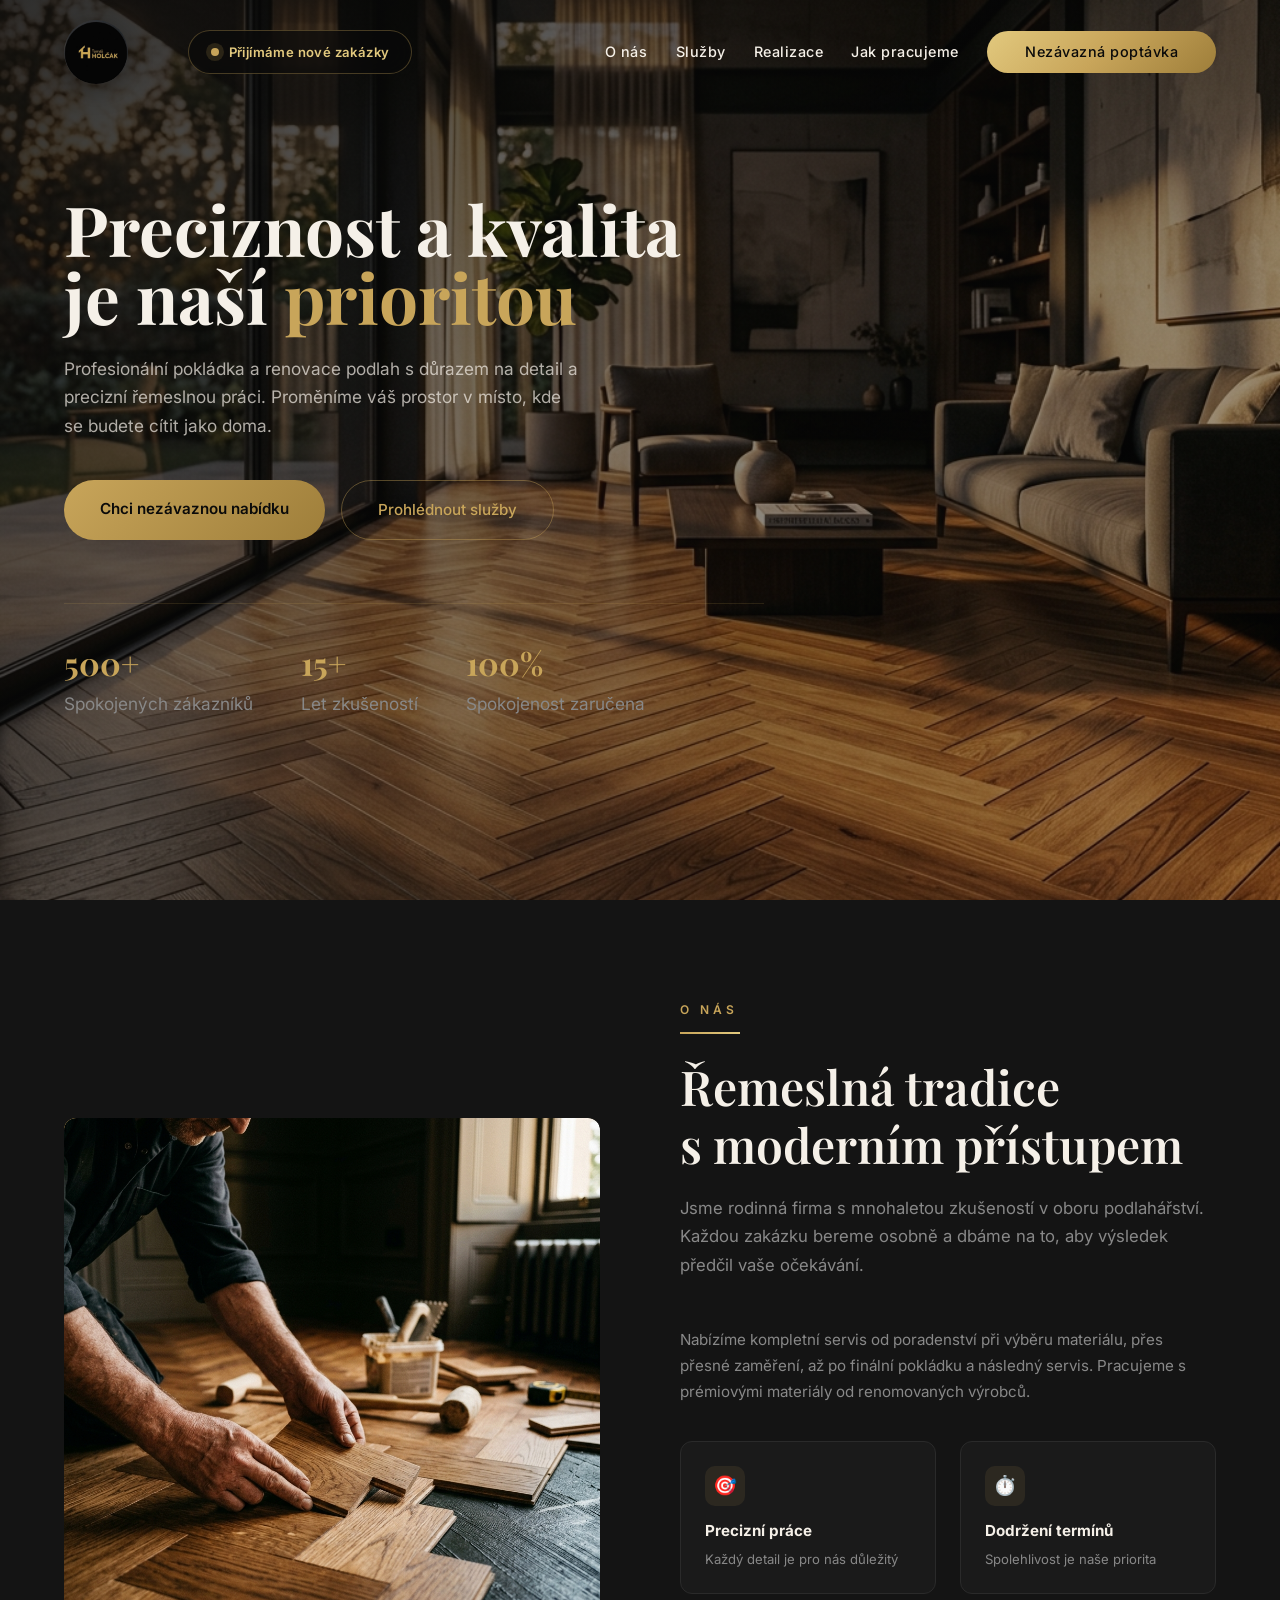
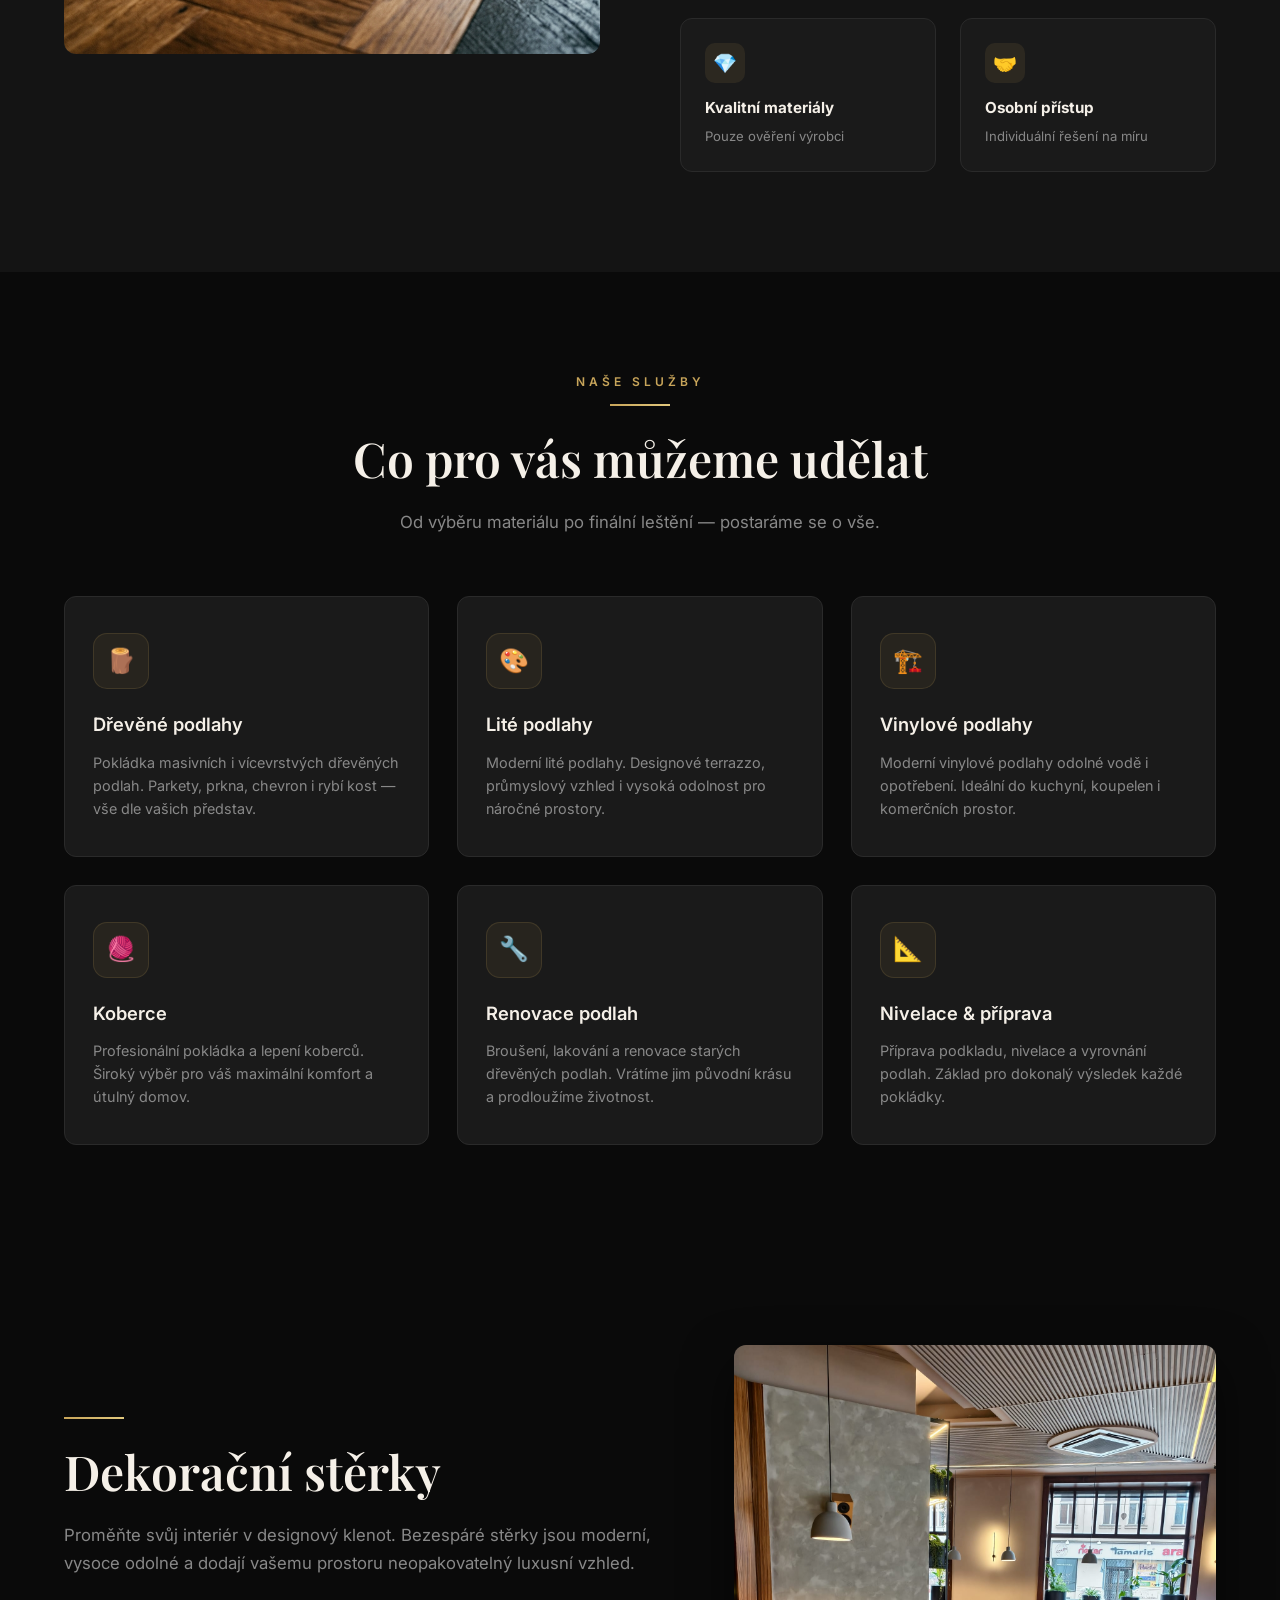
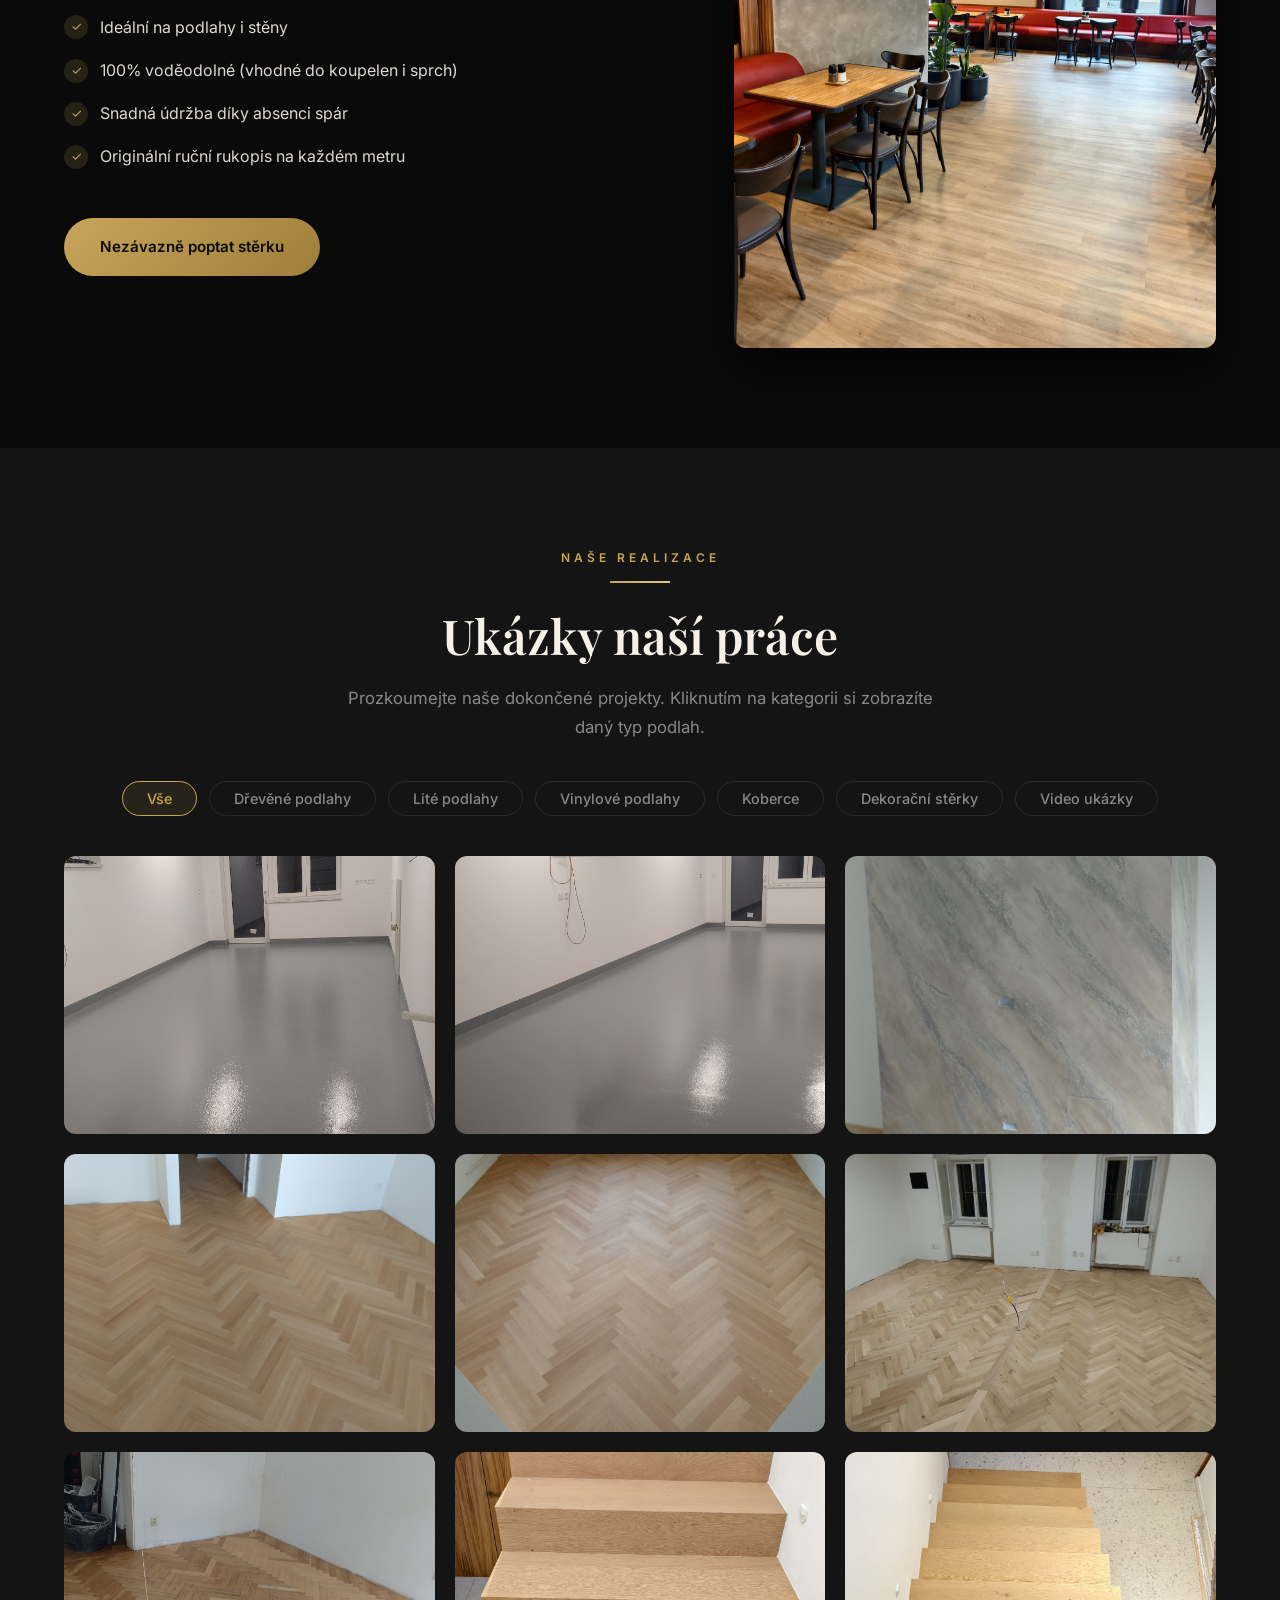
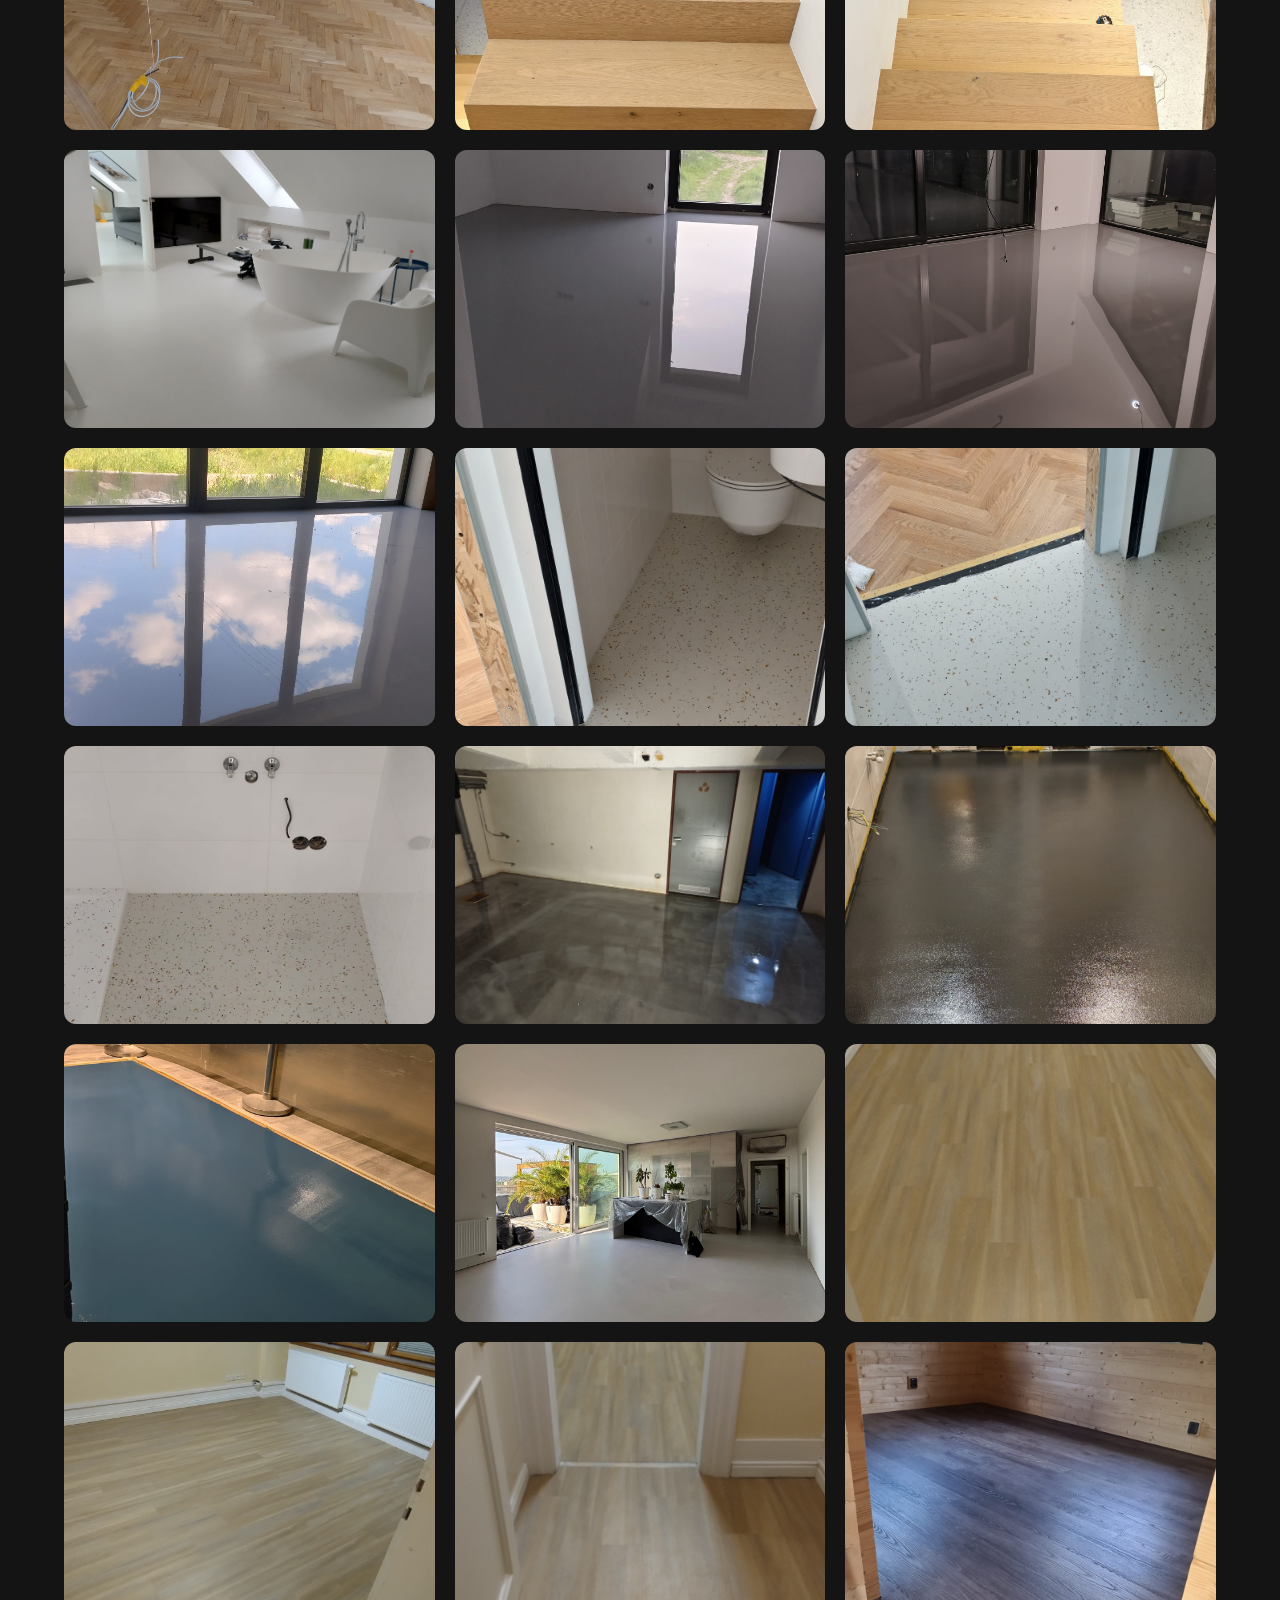
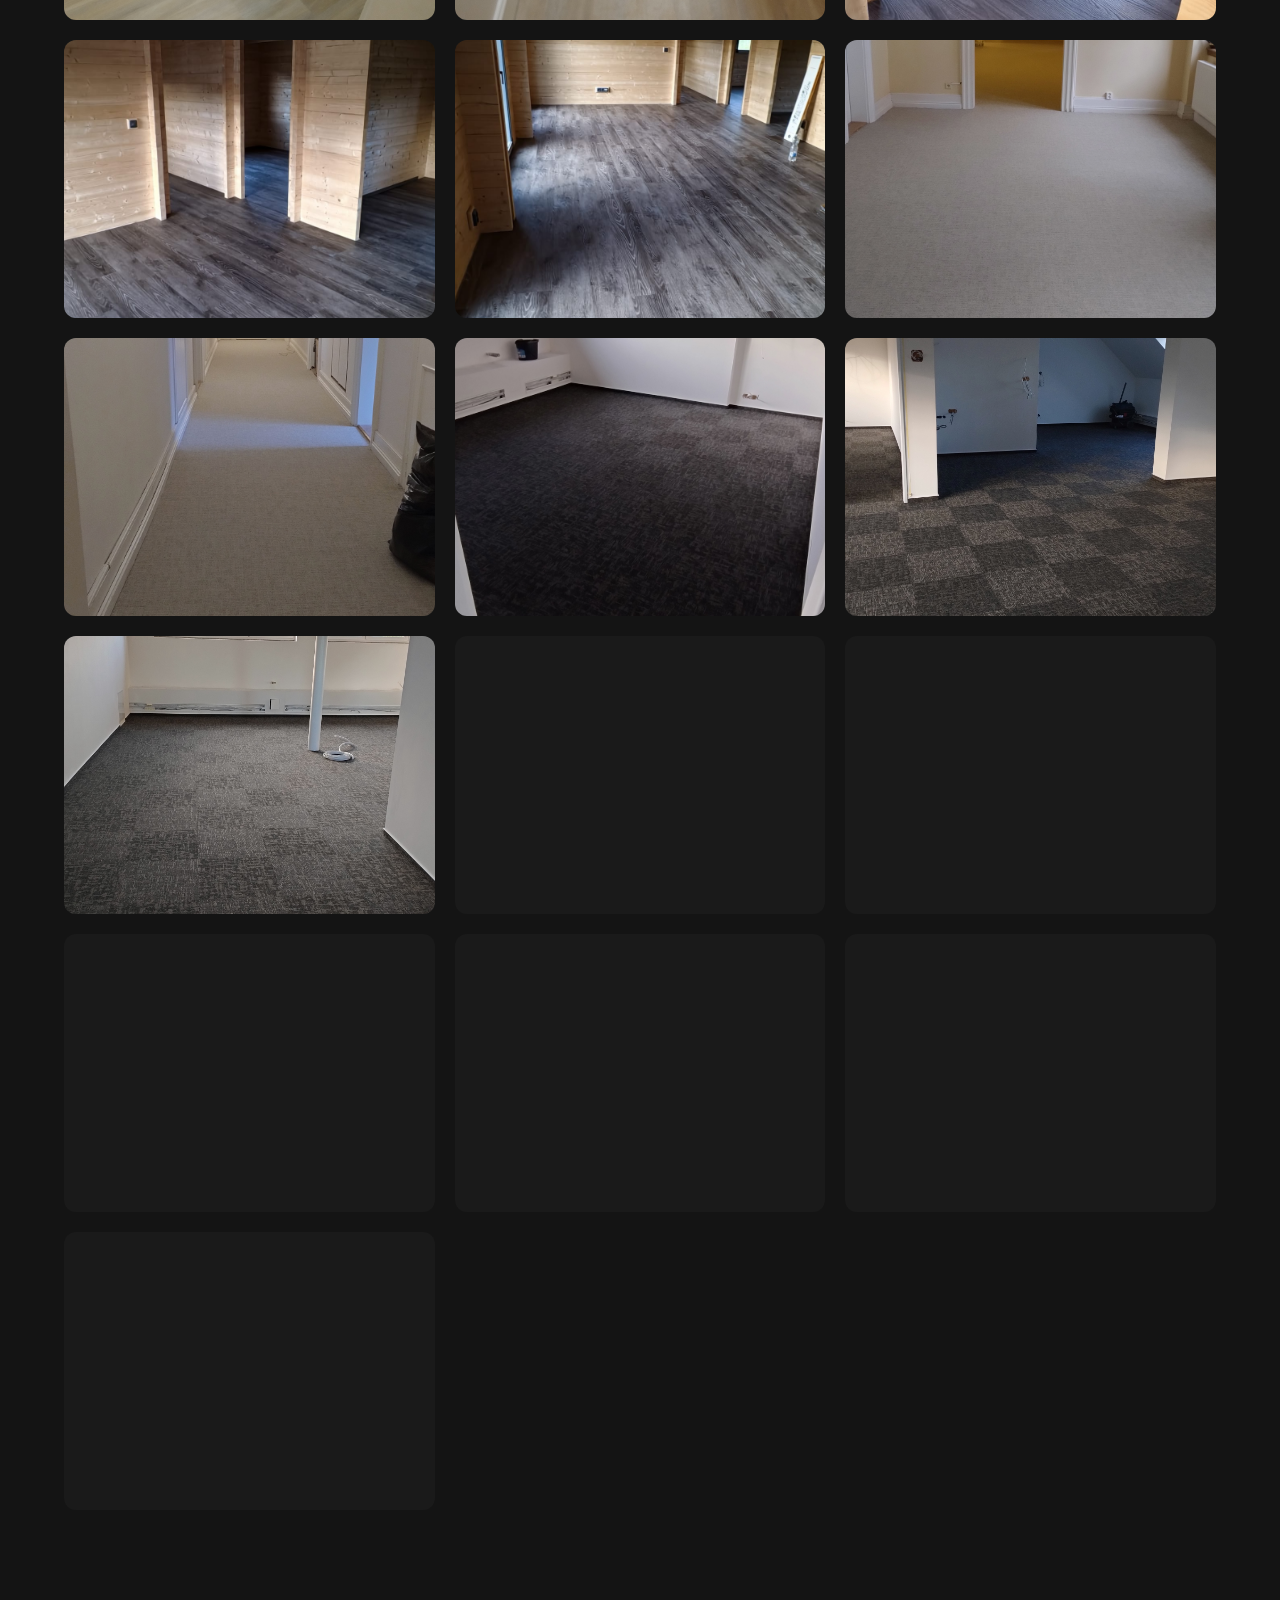
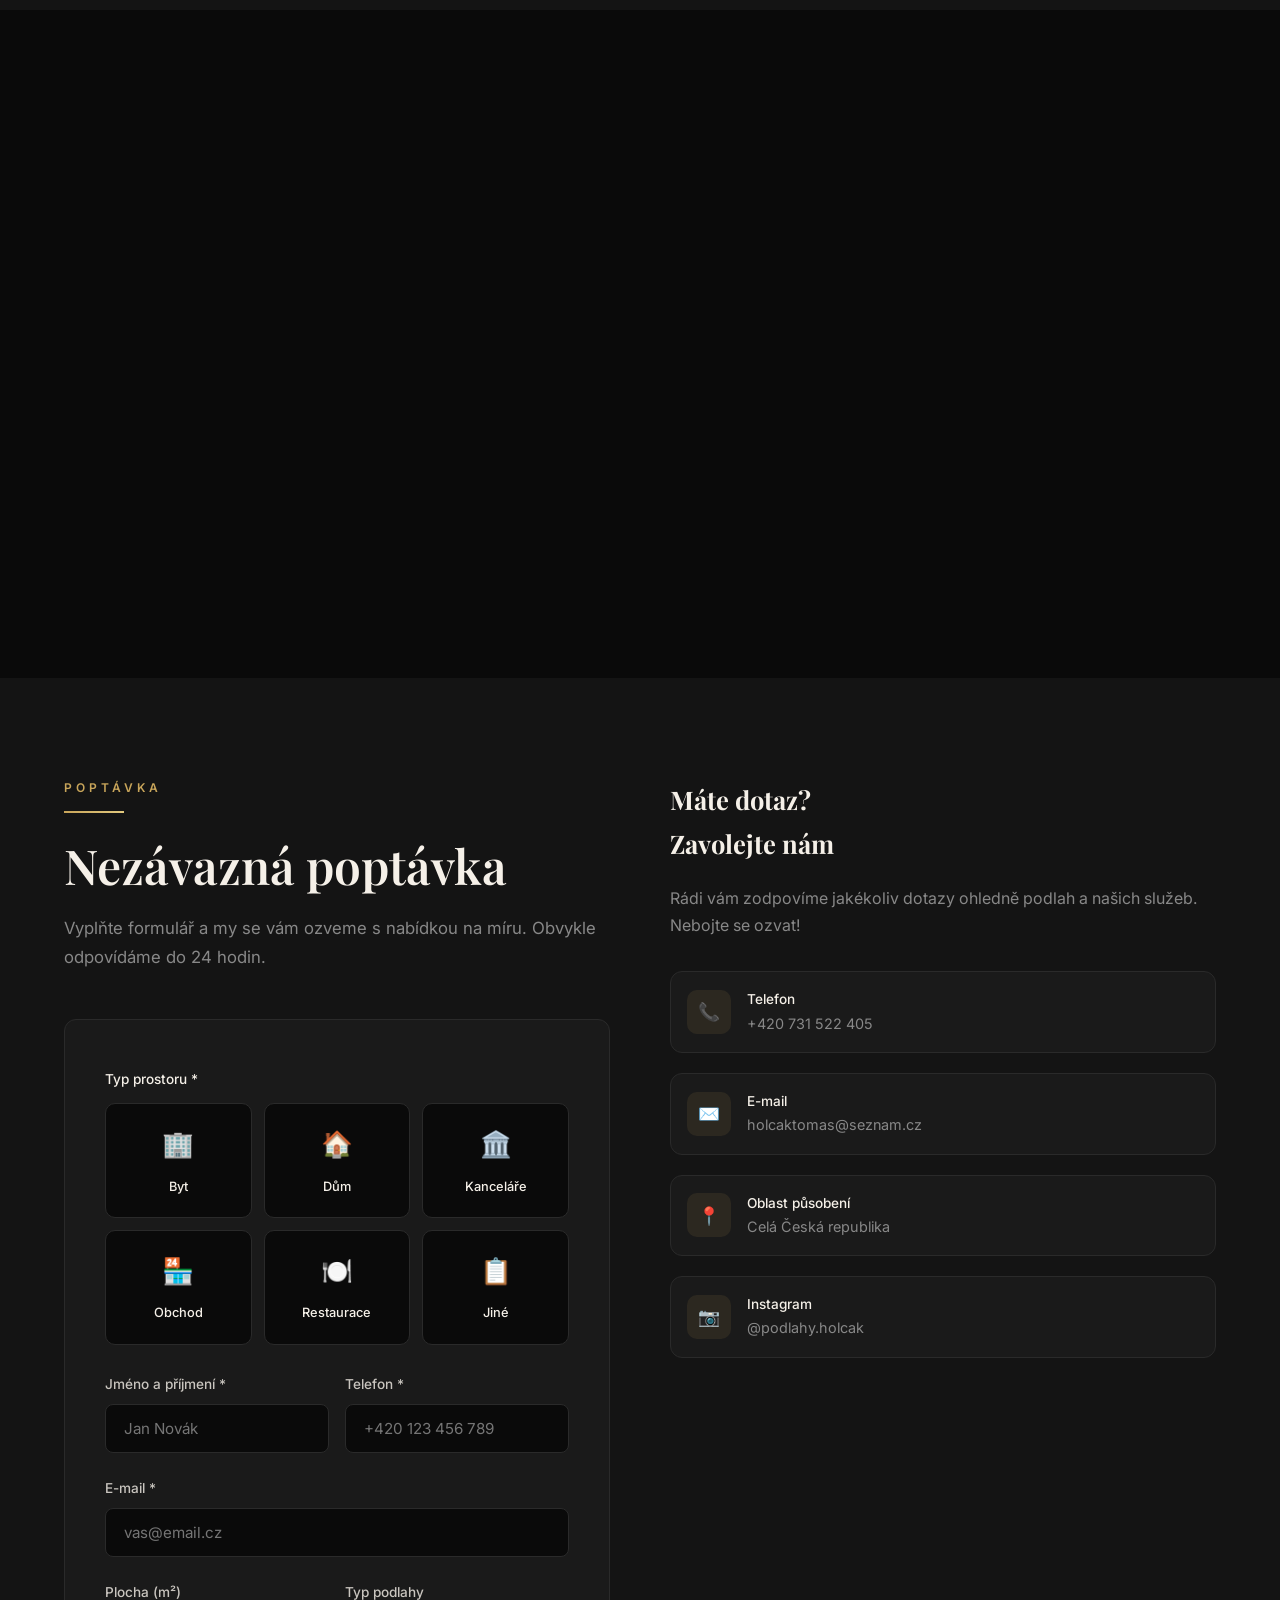
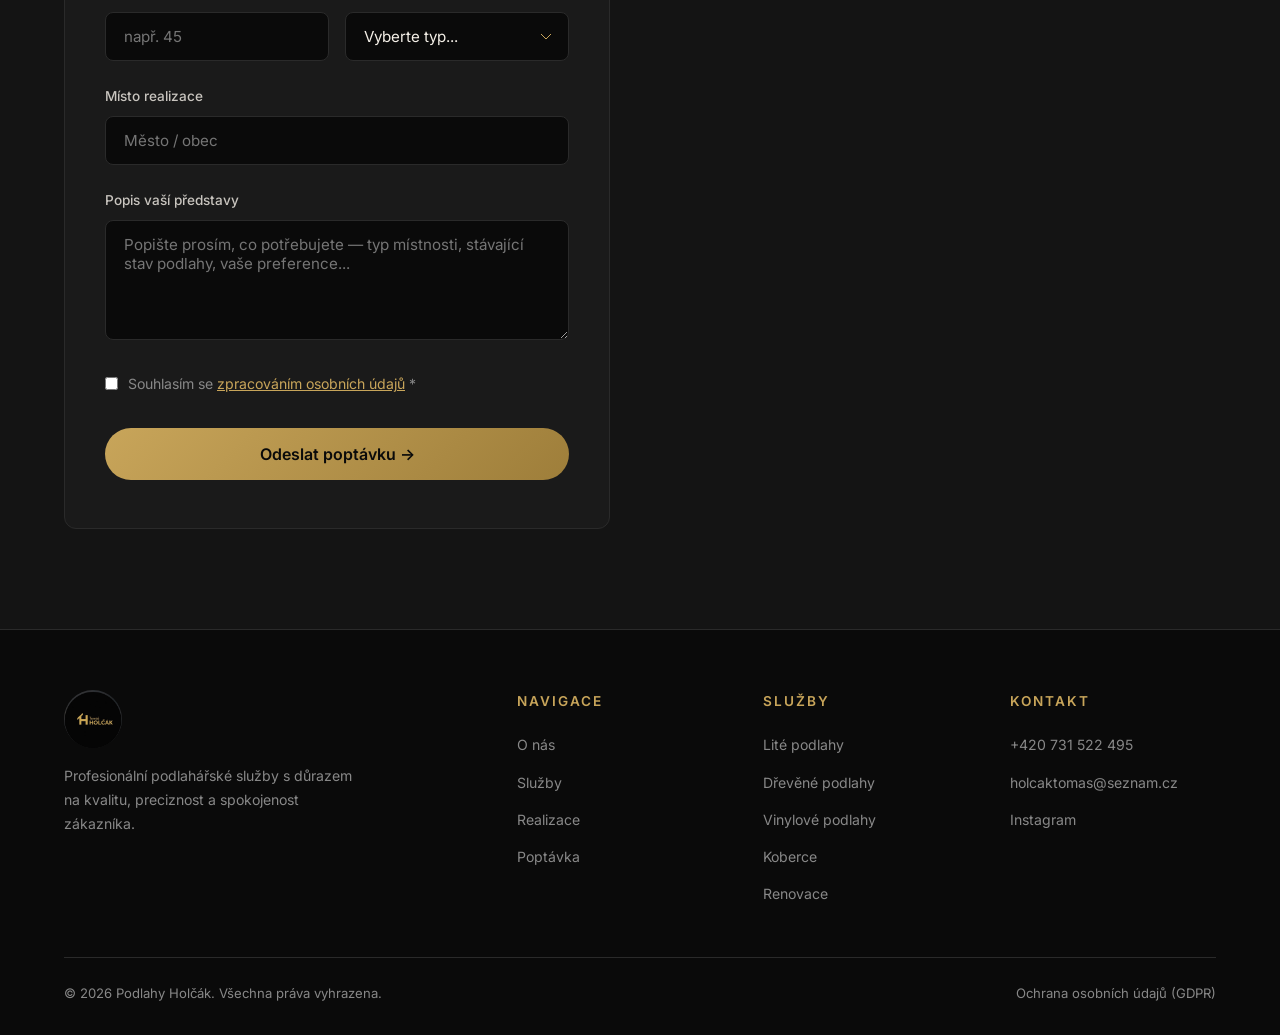
<file: index.html>
<!DOCTYPE html>
<html lang="cs">
<head>
  <meta charset="UTF-8">
  <meta name="viewport" content="width=device-width, initial-scale=1.0">
  <title>Podlahy Holčák — Prémiové podlahářské služby</title>
  <meta name="description" content="Profesionální pokládka a renovace podlah. Dřevěné, vinylové a laminátové podlahy na míru. Kvalitní řemeslná práce s precizností a péčí.">
  <link rel="stylesheet" href="styles.css">
  <link rel="icon" href="images/logo.png">
</head>
<body>

<!-- ===== NAVIGATION ===== -->
<nav class="navbar" id="navbar">
  <div class="nav-inner">
    <a href="#" class="nav-logo"><img src="images/logo.png" alt="Tomáš Holčák"></a>
    <div class="nav-availability"><span class="dot"></span>Přijímáme nové zakázky</div>
    <ul class="nav-links">
      <li><a href="#o-nas">O nás</a></li>
      <li><a href="#sluzby">Služby</a></li>
      <li><a href="#galerie">Realizace</a></li>
      <li><a href="#proces">Jak pracujeme</a></li>
      <li><a href="#poptavka" class="nav-cta">Nezávazná poptávka</a></li>
    </ul>
    <button class="hamburger" id="hamburger" aria-label="Menu">
      <span></span><span></span><span></span>
    </button>
  </div>
</nav>

<!-- Mobile Menu -->
<div class="mobile-menu" id="mobileMenu">
  <button class="close-menu" id="closeMenu">✕</button>
  <a href="#o-nas" onclick="closeMobileMenu()">O nás</a>
  <a href="#sluzby" onclick="closeMobileMenu()">Služby</a>
  <a href="#galerie" onclick="closeMobileMenu()">Realizace</a>
  <a href="#proces" onclick="closeMobileMenu()">Jak pracujeme</a>
  <a href="#poptavka" onclick="closeMobileMenu()" class="nav-cta">Nezávazná poptávka</a>
</div>

<!-- ===== HERO ===== -->
<section class="hero" id="hero">
  <div class="hero-bg"></div>
  <div class="hero-content">
<h1>Preciznost a kvalita<br>je naší <span class="gold">prioritou</span></h1>
    <p>Profesionální pokládka a renovace podlah s důrazem na detail a precizní řemeslnou práci. Proměníme váš prostor v místo, kde se budete cítit jako doma.</p>
    <div class="hero-buttons">
      <a href="#poptavka" class="btn-primary">Chci nezávaznou nabídku</a>
      <a href="#sluzby" class="btn-outline">Prohlédnout služby</a>
    </div>
    <div class="hero-stats">
      <div class="hero-stat">
        <h3>500+</h3>
        <p>Spokojených zákazníků</p>
      </div>
      <div class="hero-stat">
        <h3>15+</h3>
        <p>Let zkušeností</p>
      </div>
      <div class="hero-stat">
        <h3>100%</h3>
        <p>Spokojenost zaručena</p>
      </div>
    </div>
  </div>
</section>

<!-- ===== O NÁS ===== -->
<section class="section about" id="o-nas">
  <div class="container">
    <div class="about-grid">
      <div class="about-image fade-up">
        <img src="images/craftsmanship.png" alt="Řemeslná práce Podlahy Holčák">
      </div>
      <div class="fade-up">
        <span class="section-label">O nás</span>
        <div class="gold-line"></div>
        <h2 class="section-title">Řemeslná tradice s&nbsp;moderním přístupem</h2>
        <p class="section-subtitle">Jsme rodinná firma s mnohaletou zkušeností v oboru podlahářství. Každou zakázku bereme osobně a dbáme na to, aby výsledek předčil vaše očekávání.</p>
        <p style="color: var(--gray); margin-bottom: 32px; font-size: .95rem;">
          Nabízíme kompletní servis od poradenství při výběru materiálu, přes přesné zaměření, až po finální pokládku a následný servis. Pracujeme s prémiovými materiály od renomovaných výrobců.
        </p>
        <div class="about-features">
          <div class="about-feature">
            <div class="icon">🎯</div>
            <h4>Precizní práce</h4>
            <p>Každý detail je pro nás důležitý</p>
          </div>
          <div class="about-feature">
            <div class="icon">⏱️</div>
            <h4>Dodržení termínů</h4>
            <p>Spolehlivost je naše priorita</p>
          </div>
          <div class="about-feature">
            <div class="icon">💎</div>
            <h4>Kvalitní materiály</h4>
            <p>Pouze ověření výrobci</p>
          </div>
          <div class="about-feature">
            <div class="icon">🤝</div>
            <h4>Osobní přístup</h4>
            <p>Individuální řešení na míru</p>
          </div>
        </div>
      </div>
    </div>
  </div>
</section>

<!-- ===== SLUŽBY ===== -->
<section class="section" id="sluzby">
  <div class="container">
    <div style="text-align: center; margin-bottom: 60px;" class="fade-up">
      <span class="section-label">Naše služby</span>
      <div class="gold-line" style="margin: 0 auto 24px;"></div>
      <h2 class="section-title">Co pro vás můžeme udělat</h2>
      <p class="section-subtitle" style="margin: 0 auto;">Od výběru materiálu po finální leštění — postaráme se o vše.</p>
    </div>
    <div class="services-grid">
      <div class="service-card fade-up" onclick="goToGallery('drevo')" style="cursor: pointer;">
        <div class="service-icon">🪵</div>
        <h3>Dřevěné podlahy</h3>
        <p>Pokládka masivních i vícevrstvých dřevěných podlah. Parkety, prkna, chevron i rybí kost — vše dle vašich představ.</p>
      </div>
      <div class="service-card fade-up" onclick="goToGallery('lite')" style="cursor: pointer;">
        <div class="service-icon">🎨</div>
        <h3>Lité podlahy</h3>
        <p>Moderní lité podlahy. Designové terrazzo, průmyslový vzhled i vysoká odolnost pro náročné prostory.</p>
      </div>
      <div class="service-card fade-up" onclick="goToGallery('vinyl')" style="cursor: pointer;">
        <div class="service-icon">🏗️</div>
        <h3>Vinylové podlahy</h3>
        <p>Moderní vinylové podlahy odolné vodě i opotřebení. Ideální do kuchyní, koupelen i komerčních prostor.</p>
      </div>
      <div class="service-card fade-up" onclick="goToGallery('koberce')" style="cursor: pointer;">
        <div class="service-icon">🧶</div>
        <h3>Koberce</h3>
        <p>Profesionální pokládka a lepení koberců. Široký výběr pro váš maximální komfort a útulný domov.</p>
      </div>
      <div class="service-card fade-up">
        <div class="service-icon">🔧</div>
        <h3>Renovace podlah</h3>
        <p>Broušení, lakování a renovace starých dřevěných podlah. Vrátíme jim původní krásu a prodloužíme životnost.</p>
      </div>
      <div class="service-card fade-up">
        <div class="service-icon">📐</div>
        <h3>Nivelace & příprava</h3>
        <p>Příprava podkladu, nivelace a vyrovnání podlah. Základ pro dokonalý výsledek každé pokládky.</p>
      </div>
    </div>
  </div>
</section>

<!-- ===== DEKORAČNÍ STĚRKY ===== -->
<section class="section premium-service" id="sterky">
  <div class="container">
    <div class="premium-grid">
      <div class="premium-content fade-up">
        
        <div class="gold-line"></div>
        <h2 class="section-title">Dekorační stěrky</h2>
        <p class="section-subtitle">
          Proměňte svůj interiér v designový klenot. Bezespáré stěrky jsou moderní, vysoce odolné a dodají vašemu prostoru neopakovatelný luxusní vzhled.
        </p>
        <ul class="premium-features">
          <li><span class="check">✓</span> Ideální na podlahy i stěny</li>
          <li><span class="check">✓</span> 100% voděodolné (vhodné do koupelen i sprch)</li>
          <li><span class="check">✓</span> Snadná údržba díky absenci spár</li>
          <li><span class="check">✓</span> Originální ruční rukopis na každém metru</li>
        </ul>
        <a href="#poptavka" class="btn-primary" style="margin-top: 32px; display: inline-block;">Nezávazně poptat stěrku</a>
      </div>
      <div class="premium-visual fade-up">
        <img src="images/sterka.jpg" alt="Luxusní dekorační stěrka" class="premium-image">
      </div>
    </div>
  </div>
</section>

<!-- ===== GALERIE ===== -->
<section class="section gallery" id="galerie">
  <div class="container">
    <div style="text-align: center; margin-bottom: 40px;" class="fade-up">
      <span class="section-label">Naše realizace</span>
      <div class="gold-line" style="margin: 0 auto 24px;"></div>
      <h2 class="section-title">Ukázky naší práce</h2>
      <p class="section-subtitle" style="margin: 0 auto;">Prozkoumejte naše dokončené projekty. Kliknutím na kategorii si zobrazíte daný typ podlah.</p>
    </div>

    <div class="gallery-filters fade-up">
      <button class="filter-btn active" data-filter="all">Vše</button>
      <button class="filter-btn" data-filter="drevo">Dřevěné podlahy</button>
      <button class="filter-btn" data-filter="lite">Lité podlahy</button>
      <button class="filter-btn" data-filter="vinyl">Vinylové podlahy</button>
      <button class="filter-btn" data-filter="koberce">Koberce</button>
      <button class="filter-btn" data-filter="sterky">Dekorační stěrky</button>
      <button class="filter-btn" data-filter="video">Video ukázky</button>
    </div>

    <div class="gallery-grid fade-up" id="galleryGrid">
      <!-- STĚRKY -->
      <div class="gallery-item" data-category="sterky">
        <img src="images/sterka_gal1.jpg" alt="Dekorační stěrka">
        <div class="gallery-overlay"><span>Dekorační stěrky — Ukázka 1</span></div>
      </div>
      <div class="gallery-item" data-category="sterky">
        <img src="images/sterka_gal2.jpg" alt="Dekorační stěrka">
        <div class="gallery-overlay"><span>Dekorační stěrky — Ukázka 2</span></div>
      </div>
      <div class="gallery-item" data-category="sterky">
        <img src="images/sterka_gal3.jpg" alt="Dekorační stěrka">
        <div class="gallery-overlay"><span>Dekorační stěrky — Ukázka 3</span></div>
      </div>
      <!-- DŘEVO -->
      <div class="gallery-item" data-category="drevo">
        <img src="images/drevo1_new.jpg" alt="Dřevěná podlaha stromeček">
        <div class="gallery-overlay"><span>Dřevěné podlahy — Klasický stromeček</span></div>
      </div>
      <div class="gallery-item" data-category="drevo">
        <img src="images/drevo2_new.jpg" alt="Dřevěná podlaha interiér">
        <div class="gallery-overlay"><span>Dřevěné podlahy — Pokojový design</span></div>
      </div>
      <div class="gallery-item" data-category="drevo">
        <img src="images/drevo3_new.jpg" alt="Dřevěná podlaha světlá">
        <div class="gallery-overlay"><span>Dřevěné podlahy — Světlý vzor</span></div>
      </div>
      <div class="gallery-item" data-category="drevo">
        <img src="images/drevo4_new.jpg" alt="Dřevěná podlaha detail">
        <div class="gallery-overlay"><span>Dřevěné podlahy — Detail</span></div>
      </div>
      <div class="gallery-item" data-category="drevo">
        <img src="images/stairs.jpg" alt="Dřevěný obklad schodiště">
        <div class="gallery-overlay"><span>Dřevěné podlahy — Obklad schodiště</span></div>
      </div>
      <div class="gallery-item" data-category="drevo">
        <img src="images/stairs2.jpg" alt="Dřevěné schodiště detail">
        <div class="gallery-overlay"><span>Dřevěné schodiště — Pohled z boku</span></div>
      </div>
      
      <!-- EPOXID -->
      <div class="gallery-item" data-category="lite">
        <img src="images/lite1_new.jpg" alt="Litá podlaha moderní">
        <div class="gallery-overlay"><span>Lité podlahy — Moderní loft</span></div>
      </div>
      <div class="gallery-item" data-category="lite">
        <img src="images/lite2_new.jpg" alt="Litá podlaha šedá">
        <div class="gallery-overlay"><span>Lité podlahy — Šedý design s odlesky</span></div>
      </div>
      <div class="gallery-item" data-category="lite">
        <img src="images/lite3_new.jpg" alt="Litá podlaha lesklá">
        <div class="gallery-overlay"><span>Lité podlahy — Večerní odlesky</span></div>
      </div>
      <div class="gallery-item" data-category="lite">
        <img src="images/lite4_new.jpg" alt="Litá podlaha zrcadlová">
        <div class="gallery-overlay"><span>Lité podlahy — Zrcadlový lesk</span></div>
      </div>
      <div class="gallery-item" data-category="lite">
        <img src="images/wood.jpg" alt="Litá podlaha s posypem">
        <div class="gallery-overlay"><span>Lité podlahy — Bílá s barevnými chipsy</span></div>
      </div>
      <div class="gallery-item" data-category="lite">
        <img src="images/wood2.jpg" alt="Litá podlaha detail">
        <div class="gallery-overlay"><span>Lité podlahy — Koupelna s dekorem</span></div>
      </div>
      <div class="gallery-item" data-category="lite">
        <img src="images/wood3.jpg" alt="Litá podlaha přechod">
        <div class="gallery-overlay"><span>Lité podlahy — Přechod k parketám</span></div>
      </div>
      <div class="gallery-item" data-category="lite">
        <img src="images/epoxy1.jpg" alt="Litá podlaha terrazzo">
        <div class="gallery-overlay"><span>Lité podlahy — Terrazzo design</span></div>
      </div>
      <div class="gallery-item" data-category="lite">
        <img src="images/epoxy2.jpg" alt="Litá podlaha">
        <div class="gallery-overlay"><span>Lité podlahy — Průmyslový design</span></div>
      </div>
      <div class="gallery-item" data-category="lite">
        <img src="images/epoxy3.jpg" alt="Litá podlaha realizace">
        <div class="gallery-overlay"><span>Lité podlahy — Průběh realizace</span></div>
      </div>
      <div class="gallery-item" data-category="lite">
        <img src="images/epoxy4.jpg" alt="Modrá litá podlaha">
        <div class="gallery-overlay"><span>Lité podlahy — Modrý design</span></div>
      </div>
      
      <!-- VINYL -->
      <div class="gallery-item" data-category="vinyl">
        <img src="images/vinyl1_new.jpg" alt="Vinylová podlaha chodba">
        <div class="gallery-overlay"><span>Vinylové podlahy — Dlouhá chodba</span></div>
      </div>
      <div class="gallery-item" data-category="vinyl">
        <img src="images/vinyl2_new.jpg" alt="Vinylová podlaha pokoj">
        <div class="gallery-overlay"><span>Vinylové podlahy — Obývací pokoj</span></div>
      </div>
      <div class="gallery-item" data-category="vinyl">
        <img src="images/vinyl3_new.jpg" alt="Vinylová podlaha detail">
        <div class="gallery-overlay"><span>Vinylové podlahy — Detail struktury</span></div>
      </div>
      <div class="gallery-item" data-category="vinyl">
        <img src="images/vinyl4_new.jpg" alt="Vinylová podlaha chalupa">
        <div class="gallery-overlay"><span>Vinylové podlahy — Rustikální vzhled</span></div>
      </div>
      <div class="gallery-item" data-category="vinyl">
        <img src="images/vinyl.jpg" alt="Vinylová podlaha v dřevostavbě">
        <div class="gallery-overlay"><span>Vinylové podlahy — Dřevostavba</span></div>
      </div>
      <div class="gallery-item" data-category="vinyl">
        <img src="images/vinyl2.jpg" alt="Vinylová podlaha detail">
        <div class="gallery-overlay"><span>Vinylové podlahy — Detail</span></div>
      </div>
      
      <!-- KOBERCE -->
      <div class="gallery-item" data-category="koberce">
        <img src="images/koberec1.jpg" alt="Koberec realizace">
        <div class="gallery-overlay"><span>Koberce — Pokládka</span></div>
      </div>
      <div class="gallery-item" data-category="koberce">
        <img src="images/koberec2.jpg" alt="Koberec realizace">
        <div class="gallery-overlay"><span>Koberce — Detail</span></div>
      </div>
      <div class="gallery-item" data-category="koberce">
        <img src="images/koberec3.jpg" alt="Koberec realizace">
        <div class="gallery-overlay"><span>Koberce — Dokončený interiér</span></div>
      </div>
      <div class="gallery-item" data-category="koberce">
        <img src="images/koberec4.jpg" alt="Koberec realizace">
        <div class="gallery-overlay"><span>Koberce — Prostor</span></div>
      </div>
      <div class="gallery-item" data-category="koberce">
        <img src="images/koberec5.jpg" alt="Koberec realizace">
        <div class="gallery-overlay"><span>Koberce — Finální vzhled</span></div>
      </div>
      
      <!-- VIDEA -->
      <div class="gallery-item" data-category="video">
        <video src="images/video_epoxy1.mp4" autoplay loop muted playsinline style="width: 100%; height: 100%; object-fit: cover;"></video>
        <div class="gallery-overlay"><span>Lité podlahy — Realizace</span></div>
      </div>
      <div class="gallery-item" data-category="video">
        <video src="images/koberce_video.mp4" autoplay loop muted playsinline style="width: 100%; height: 100%; object-fit: cover;"></video>
        <div class="gallery-overlay"><span>Koberce — Ukázka realizace</span></div>
      </div>
      <div class="gallery-item" data-category="video">
        <video src="images/video1.mp4" autoplay loop muted playsinline style="width: 100%; height: 100%; object-fit: cover;"></video>
        <div class="gallery-overlay"><span>Dekorační stěrky — Průběh realizace</span></div>
      </div>
      <div class="gallery-item" data-category="video">
        <video src="images/video2.mp4" autoplay loop muted playsinline style="width: 100%; height: 100%; object-fit: cover;"></video>
        <div class="gallery-overlay"><span>Dekorační stěrky — Precizní vyhlazení</span></div>
      </div>
      <div class="gallery-item" data-category="video">
        <video src="images/video3.mp4" autoplay loop muted playsinline style="width: 100%; height: 100%; object-fit: cover;"></video>
        <div class="gallery-overlay"><span>Lité podlahy — Práce s materiálem</span></div>
      </div>
      <div class="gallery-item" data-category="video">
        <video src="images/video4.mp4" autoplay loop muted playsinline style="width: 100%; height: 100%; object-fit: cover;"></video>
        <div class="gallery-overlay"><span>Lité podlahy — Dokonalý výsledek</span></div>
      </div>
    </div>
  </div>
</section>

<!-- ===== PROCES ===== -->
<section class="section" id="proces">
  <div class="container">
    <div style="text-align: center; margin-bottom: 60px;" class="fade-up">
      <span class="section-label">Jak pracujeme</span>
      <div class="gold-line" style="margin: 0 auto 24px;"></div>
      <h2 class="section-title">Od poptávky k&nbsp;dokonalé podlaze</h2>
    </div>
    <div class="process-steps fade-up">
      <div class="process-step">
        <h4>Konzultace</h4>
        <p>Probereme vaše představy, poradíme s výběrem materiálu a připravíme cenovou nabídku.</p>
      </div>
      <div class="process-step">
        <h4>Zaměření</h4>
        <p>Přijedeme k vám, přesně zaměříme prostor a navrhneme optimální řešení.</p>
      </div>
      <div class="process-step">
        <h4>Realizace</h4>
        <p>Profesionální pokládka s důrazem na každý detail. Čistě a v dohodnutém termínu.</p>
      </div>
      <div class="process-step">
        <h4>Předání</h4>
        <p>Finální kontrola kvality, úklid a předání díla. Poradíme s péčí o novou podlahu.</p>
      </div>
    </div>
  </div>
</section>

<!-- ===== POPTÁVKOVÝ FORMULÁŘ ===== -->
<section class="section inquiry" id="poptavka">
  <div class="container">
    <div class="inquiry-wrapper">
      <div class="fade-up">
        <span class="section-label">Poptávka</span>
        <div class="gold-line"></div>
        <h2 class="section-title">Nezávazná poptávka</h2>
        <p class="section-subtitle">Vyplňte formulář a my se vám ozveme s nabídkou na míru. Obvykle odpovídáme do 24 hodin.</p>

        <form class="inquiry-form" id="inquiryForm" onsubmit="handleSubmit(event)">
        <input type="hidden" name="_subject" value="Nová nezávazná poptávka z webu">
        <input type="hidden" name="_captcha" value="false">
        <input type="hidden" name="_template" value="table">
        <input type="hidden" name="_autoresponse" value="Děkujeme za vaši poptávku! Ozveme se vám nejpozději do 24 hodin. — Podlahy Holčák, +420 731 522 405">

          <!-- Typ nemovitosti -->
          <label style="font-size: .85rem; font-weight: 500; margin-bottom: 12px; display: block;">Typ prostoru *</label>
          <div class="property-types" id="propertyTypes">
            <label class="property-type" data-value="byt">
              <input type="radio" name="propertyType" value="byt">
              <span class="pt-icon">🏢</span>
              <span class="pt-label">Byt</span>
            </label>
            <label class="property-type" data-value="dum">
              <input type="radio" name="propertyType" value="dum">
              <span class="pt-icon">🏠</span>
              <span class="pt-label">Dům</span>
            </label>
            <label class="property-type" data-value="kancelare">
              <input type="radio" name="propertyType" value="kancelare">
              <span class="pt-icon">🏛️</span>
              <span class="pt-label">Kanceláře</span>
            </label>
            <label class="property-type" data-value="obchod">
              <input type="radio" name="propertyType" value="obchod">
              <span class="pt-icon">🏪</span>
              <span class="pt-label">Obchod</span>
            </label>
            <label class="property-type" data-value="restaurace">
              <input type="radio" name="propertyType" value="restaurace">
              <span class="pt-icon">🍽️</span>
              <span class="pt-label">Restaurace</span>
            </label>
            <label class="property-type" data-value="jine">
              <input type="radio" name="propertyType" value="jine">
              <span class="pt-icon">📋</span>
              <span class="pt-label">Jiné</span>
            </label>
          </div>

          <div class="form-row">
            <div class="form-group">
              <label for="name">Jméno a příjmení *</label>
              <input type="text" id="name" name="name" placeholder="Jan Novák" required>
            </div>
            <div class="form-group">
              <label for="phone">Telefon *</label>
              <input type="tel" id="phone" name="phone" placeholder="+420 123 456 789" required>
            </div>
          </div>
          <div class="form-group">
            <label for="email">E-mail *</label>
            <input type="email" id="email" name="email" placeholder="vas@email.cz" required>
          </div>
          <div class="form-row">
            <div class="form-group">
              <label for="area">Plocha (m²)</label>
              <input type="number" id="area" name="area" placeholder="např. 45">
            </div>
            <div class="form-group">
              <label for="floorType">Typ podlahy</label>
              <select id="floorType" name="floorType">
                <option value="">Vyberte typ...</option>
                <option value="sterka">Dekorační stěrka</option>
                <option value="lite">Litá podlaha</option>
                <option value="drevena">Dřevěná podlaha</option>
                <option value="vinyl">Vinylová podlaha</option>
                <option value="koberce">Koberce</option>
                <option value="renovace">Renovace stávající</option>
                <option value="nevim">Potřebuji poradit</option>
              </select>
            </div>
          </div>
          <div class="form-group">
            <label for="location">Místo realizace</label>
            <input type="text" id="location" name="location" placeholder="Město / obec">
          </div>
          <div class="form-group">
            <label for="message">Popis vaší představy</label>
            <textarea id="message" name="message" placeholder="Popište prosím, co potřebujete — typ místnosti, stávající stav podlahy, vaše preference..."></textarea>
          </div>
          <div class="form-gdpr">
            <input type="checkbox" id="gdpr" name="gdpr" required>
            <label for="gdpr">Souhlasím se <a href="gdpr.html" target="_blank">zpracováním osobních údajů</a> *</label>
          </div>
          <button type="submit" class="form-submit">Odeslat poptávku →</button>
        </form>
      </div>

      <div class="fade-up" style="position: sticky; top: 120px;">
        <div class="inquiry-info">
          <h3>Máte dotaz?<br>Zavolejte nám</h3>
          <p>Rádi vám zodpovíme jakékoliv dotazy ohledně podlah a našich služeb. Nebojte se ozvat!</p>
        </div>
        <div class="contact-item">
          <div class="contact-icon">📞</div>
          <div>
            <h4>Telefon</h4>
            <p>+420 731 522 405</p>
          </div>
        </div>
        <div class="contact-item">
          <div class="contact-icon">✉️</div>
          <div>
            <h4>E-mail</h4>
            <p>holcaktomas@seznam.cz</p>
          </div>
        </div>
        <div class="contact-item">
          <div class="contact-icon">📍</div>
          <div>
            <h4>Oblast působení</h4>
            <p>Celá Česká republika</p>
          </div>
        </div>
        <div class="contact-item">
          <a href="https://www.instagram.com/podlahy.holcak/" target="_blank" rel="noopener" style="display: flex; align-items: center; gap: 16px; width: 100%; color: inherit;">
            <div class="contact-icon">📷</div>
            <div>
              <h4>Instagram</h4>
              <p>@podlahy.holcak</p>
            </div>
          </a>
        </div>
      </div>
    </div>
  </div>
</section>

<!-- ===== FOOTER ===== -->
<footer class="footer">
  <div class="container">
    <div class="footer-grid">
      <div class="footer-brand">
        <img src="images/logo.png" alt="Tomáš Holčák">
        <p>Profesionální podlahářské služby s důrazem na kvalitu, preciznost a spokojenost zákazníka.</p>
      </div>
      <div>
        <h4>Navigace</h4>
        <ul>
          <li><a href="#o-nas">O nás</a></li>
          <li><a href="#sluzby">Služby</a></li>
          <li><a href="#galerie">Realizace</a></li>
          <li><a href="#poptavka">Poptávka</a></li>
        </ul>
      </div>
      <div>
        <h4>Služby</h4>
        <ul>
          <li><a href="#sluzby">Lité podlahy</a></li>
          <li><a href="#sluzby">Dřevěné podlahy</a></li>
          <li><a href="#sluzby">Vinylové podlahy</a></li>
          <li><a href="#sluzby">Koberce</a></li>
          <li><a href="#sluzby">Renovace</a></li>
        </ul>
      </div>
      <div>
        <h4>Kontakt</h4>
        <ul>
          <li><a href="tel:+420 731 522 495">+420 731 522 495</a></li>
          <li><a href="mailto:holcaktomas@seznam.cz">holcaktomas@seznam.cz</a></li>
          <li><a href="https://www.instagram.com/podlahy.holcak/" target="_blank" rel="noopener">Instagram</a></li>
        </ul>
      </div>
    </div>
    <div class="footer-bottom">
      <div class="footer-bottom-flex">
        <p>© 2026 Podlahy Holčák. Všechna práva vyhrazena.</p>
        <p><a href="gdpr.html" class="footer-gdpr-link">Ochrana osobních údajů (GDPR)</a></p>
      </div>
    </div>
  </div>
</footer>

<!-- Toast -->
<div class="toast" id="toast"></div>

<script>
// ===== Navbar scroll effect =====
const navbar = document.getElementById('navbar');
window.addEventListener('scroll', () => {
  navbar.classList.toggle('scrolled', window.scrollY > 50);
});

// ===== Mobile menu =====
const hamburger = document.getElementById('hamburger');
const mobileMenu = document.getElementById('mobileMenu');
const closeMenu = document.getElementById('closeMenu');

hamburger.addEventListener('click', () => mobileMenu.classList.add('open'));
closeMenu.addEventListener('click', () => mobileMenu.classList.remove('open'));
function closeMobileMenu() { mobileMenu.classList.remove('open'); }

// ===== Property type selector =====
document.querySelectorAll('.property-type').forEach(el => {
  el.addEventListener('click', () => {
    document.querySelectorAll('.property-type').forEach(p => p.classList.remove('active'));
    el.classList.add('active');
    el.querySelector('input').checked = true;
  });
});

// ===== Form submit =====
function handleSubmit(e) {
  e.preventDefault();
  
  const selected = document.querySelector('.property-type.active');
  if (!selected) {
    alert('Prosím vyberte typ prostoru.');
    return false;
  }

  const form = document.getElementById('inquiryForm');
  const submitBtn = form.querySelector('.form-submit');
  const formData = new FormData(form);
  const toast = document.getElementById('toast');

  // Disable button during submit
  submitBtn.disabled = true;
  submitBtn.textContent = 'Odesílám...';

  fetch('https://formsubmit.co/ajax/holcaktomas@seznam.cz', {
    method: 'POST',
    body: formData
  })
  .then(response => response.json())
  .then(data => {
    if (data.success) {
      // Show success toast
      toast.textContent = '✓ Poptávka byla úspěšně odeslána!';
      toast.className = 'toast show success';
      form.reset();
      document.querySelectorAll('.property-type').forEach(p => p.classList.remove('active'));
    } else {
      toast.textContent = '✗ Něco se pokazilo. Zkuste to znovu.';
      toast.className = 'toast show error';
    }
  })
  .catch(error => {
    toast.textContent = '✗ Chyba při odesílání. Zkontrolujte připojení.';
    toast.className = 'toast show error';
  })
  .finally(() => {
    submitBtn.disabled = false;
    submitBtn.textContent = 'Odeslat poptávku →';
    setTimeout(() => { toast.className = 'toast'; }, 5000);
  });

  return false;
}

// ===== Gallery Filtering =====
const filterBtns = document.querySelectorAll('.filter-btn');
const galleryItems = document.querySelectorAll('.gallery-item');

function filterGallery(category) {
  // Update active button
  filterBtns.forEach(btn => {
    btn.classList.toggle('active', btn.getAttribute('data-filter') === category);
  });
  
  // Filter items
  galleryItems.forEach(item => {
    if (category === 'all' || item.getAttribute('data-category') === category) {
      item.style.display = 'block';
      setTimeout(() => item.style.opacity = '1', 50);
    } else {
      item.style.opacity = '0';
      setTimeout(() => item.style.display = 'none', 300);
    }
  });
}

filterBtns.forEach(btn => {
  btn.addEventListener('click', () => {
    filterGallery(btn.getAttribute('data-filter'));
  });
});

// Function to handle clicking on service cards
window.goToGallery = function(category) {
  const gallerySection = document.getElementById('galerie');
  gallerySection.scrollIntoView({ behavior: 'smooth' });
  setTimeout(() => filterGallery(category), 500);
};

// ===== Scroll animations =====
const observer = new IntersectionObserver((entries) => {
  entries.forEach(entry => {
    if (entry.isIntersecting) {
      entry.target.classList.add('visible');
    }
  });
}, { threshold: 0.1 });
document.querySelectorAll('.fade-up').forEach(el => observer.observe(el));

// ===== Smooth scroll for all anchor links =====
document.querySelectorAll('a[href^="#"]').forEach(link => {
  link.addEventListener('click', (e) => {
    const target = document.querySelector(link.getAttribute('href'));
    if (target) {
      e.preventDefault();
      target.scrollIntoView({ behavior: 'smooth' });
    }
  });
});
</script>

</body>
</html>
</file>
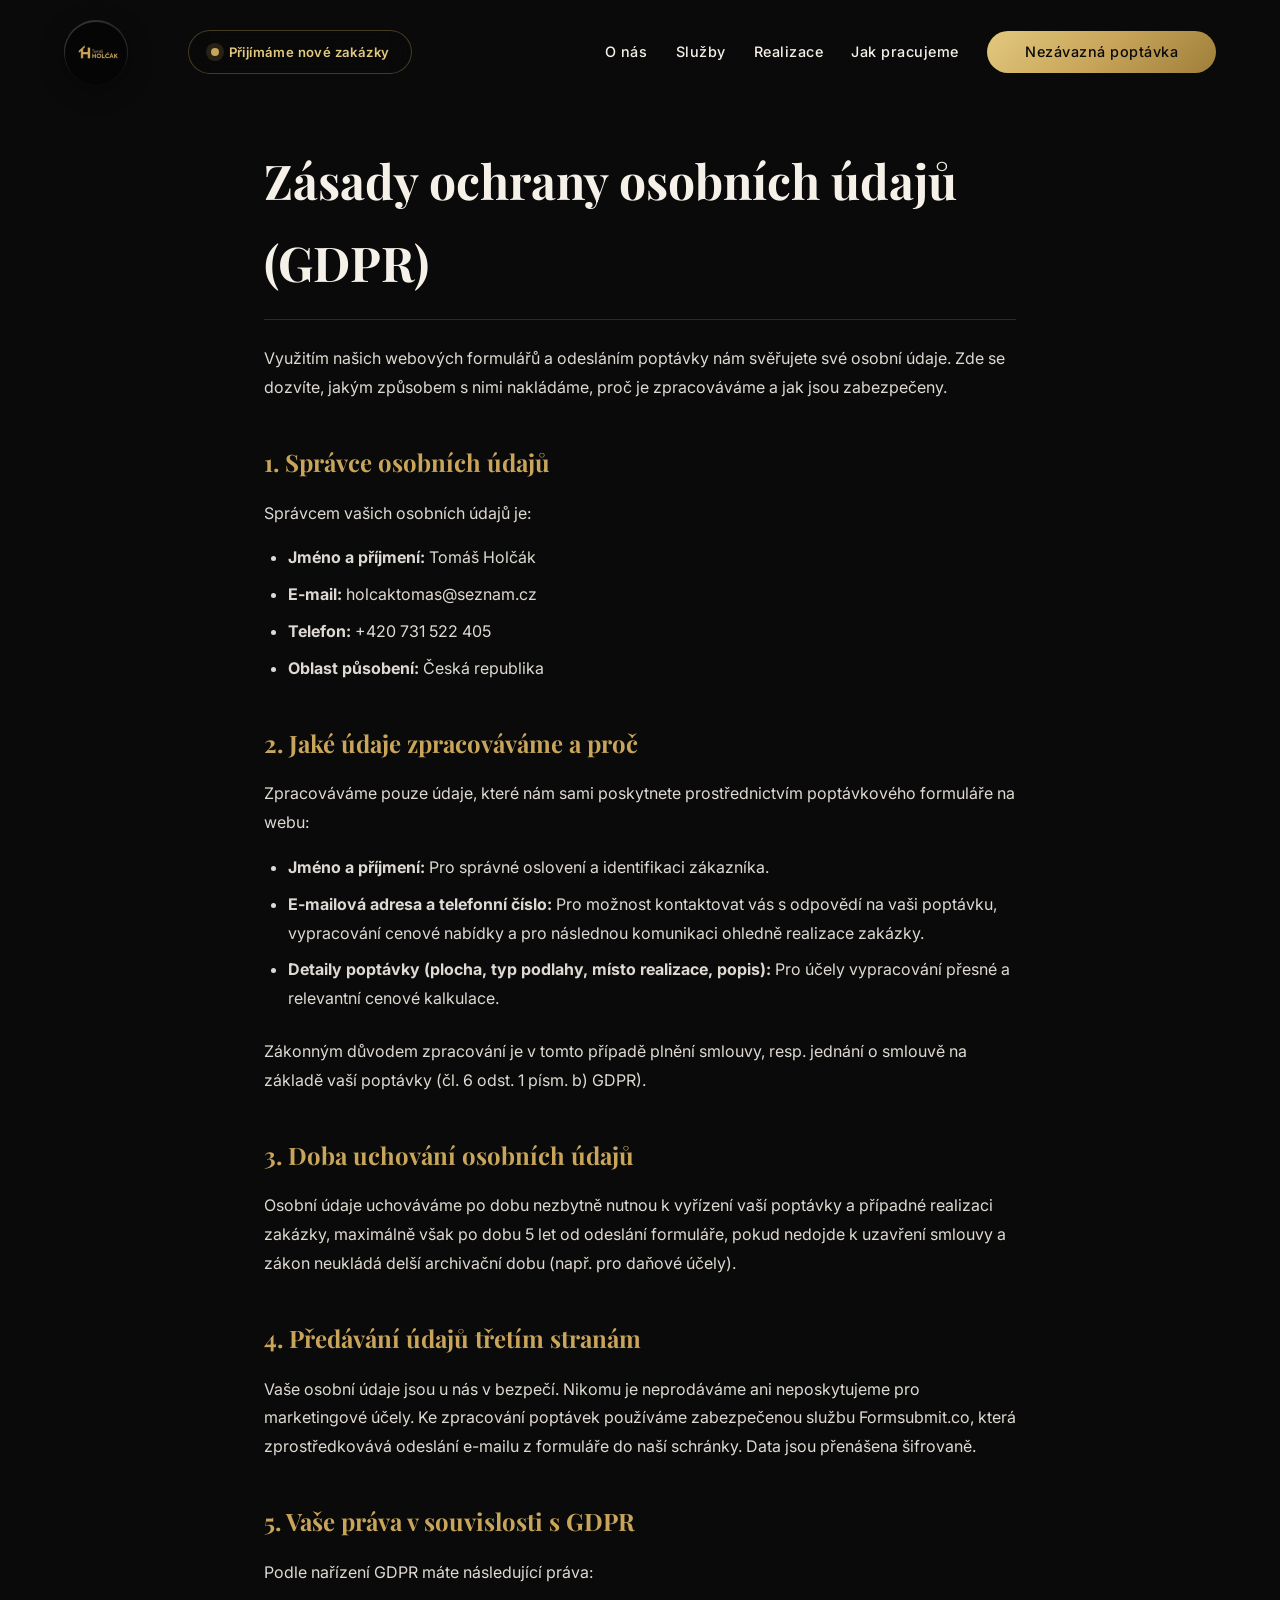
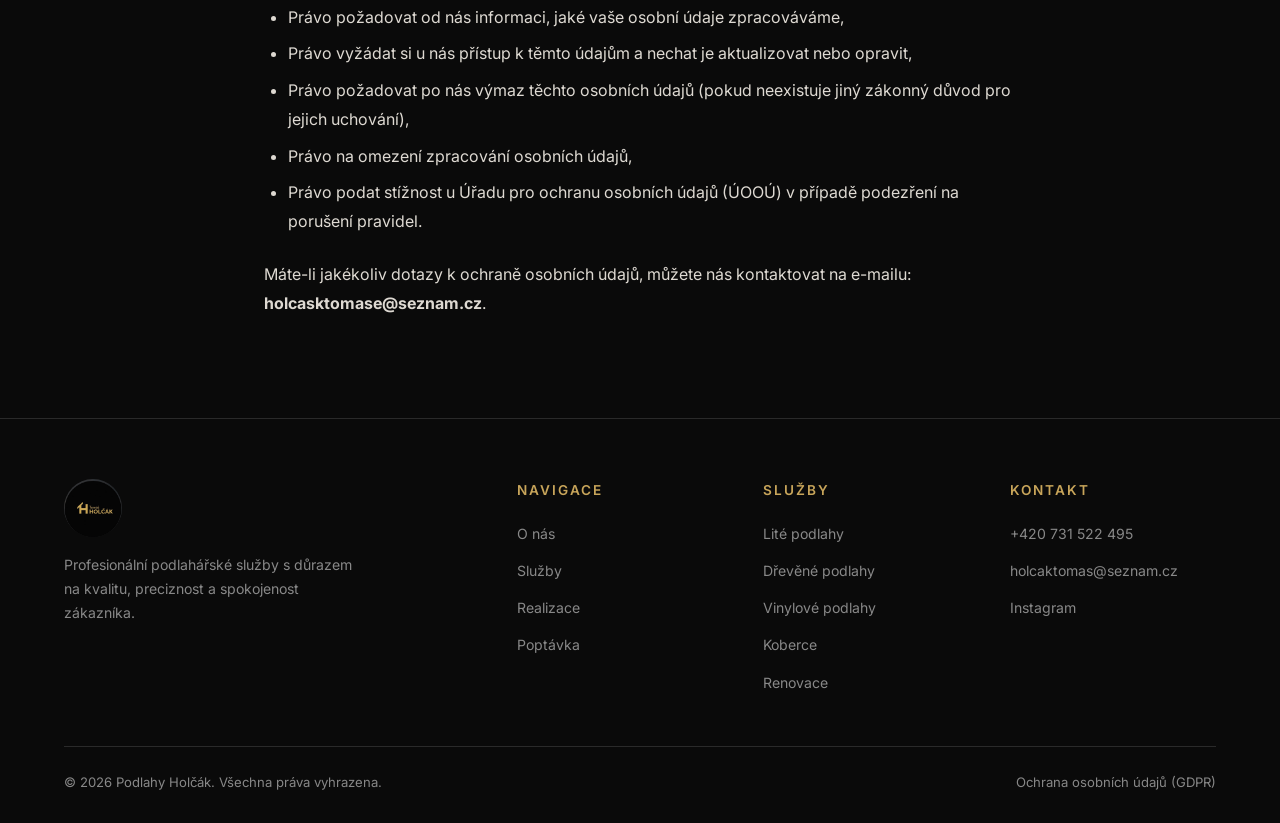
<file: gdpr.html>
<!DOCTYPE html>
<html lang="cs">
<head>
  <meta charset="UTF-8">
  <meta name="viewport" content="width=device-width, initial-scale=1.0">
  <title>Ochrana osobních údajů (GDPR) — Podlahy Holčák</title>
  <meta name="description" content="Zásady ochrany osobních údajů (GDPR) společnosti Podlahy Holčák. Přečtěte si, jak chráníme vaše osobní údaje.">
  <link rel="stylesheet" href="styles.css">
  <link rel="icon" href="images/logo.png">
</head>
<body>

<!-- ===== NAVIGATION ===== -->
<nav class="navbar" id="navbar">
  <div class="nav-inner">
    <a href="index.html" class="nav-logo"><img src="images/logo.png" alt="Tomáš Holčák"></a>
    <div class="nav-availability"><span class="dot"></span>Přijímáme nové zakázky</div>
    <ul class="nav-links">
      <li><a href="index.html#o-nas">O nás</a></li>
      <li><a href="index.html#sluzby">Služby</a></li>
      <li><a href="index.html#galerie">Realizace</a></li>
      <li><a href="index.html#proces">Jak pracujeme</a></li>
      <li><a href="index.html#poptavka" class="nav-cta">Nezávazná poptávka</a></li>
    </ul>
    <button class="hamburger" id="hamburger" aria-label="Menu">
      <span></span><span></span><span></span>
    </button>
  </div>
</nav>

<!-- Mobile Menu -->
<div class="mobile-menu" id="mobileMenu">
  <button class="close-menu" id="closeMenu">✕</button>
  <a href="index.html#o-nas" onclick="closeMobileMenu()">O nás</a>
  <a href="index.html#sluzby" onclick="closeMobileMenu()">Služby</a>
  <a href="index.html#galerie" onclick="closeMobileMenu()">Realizace</a>
  <a href="index.html#proces" onclick="closeMobileMenu()">Jak pracujeme</a>
  <a href="index.html#poptavka" onclick="closeMobileMenu()" class="nav-cta">Nezávazná poptávka</a>
</div>

<main class="legal-container">
  <h1>Zásady ochrany osobních údajů (GDPR)</h1>
  
  <p>Využitím našich webových formulářů a odesláním poptávky nám svěřujete své osobní údaje. Zde se dozvíte, jakým způsobem s nimi nakládáme, proč je zpracováváme a jak jsou zabezpečeny.</p>
  
  <h2>1. Správce osobních údajů</h2>
  <p>Správcem vašich osobních údajů je:</p>
  <ul>
    <li><strong>Jméno a příjmení:</strong> Tomáš Holčák</li>
    <li><strong>E-mail:</strong> holcaktomas@seznam.cz</li>
    <li><strong>Telefon:</strong> +420 731 522 405</li>
    <li><strong>Oblast působení:</strong> Česká republika</li>
  </ul>
  
  <h2>2. Jaké údaje zpracováváme a proč</h2>
  <p>Zpracováváme pouze údaje, které nám sami poskytnete prostřednictvím poptávkového formuláře na webu:</p>
  <ul>
    <li><strong>Jméno a příjmení:</strong> Pro správné oslovení a identifikaci zákazníka.</li>
    <li><strong>E-mailová adresa a telefonní číslo:</strong> Pro možnost kontaktovat vás s odpovědí na vaši poptávku, vypracování cenové nabídky a pro následnou komunikaci ohledně realizace zakázky.</li>
    <li><strong>Detaily poptávky (plocha, typ podlahy, místo realizace, popis):</strong> Pro účely vypracování přesné a relevantní cenové kalkulace.</li>
  </ul>
  <p>Zákonným důvodem zpracování je v tomto případě plnění smlouvy, resp. jednání o smlouvě na základě vaší poptávky (čl. 6 odst. 1 písm. b) GDPR).</p>

  <h2>3. Doba uchování osobních údajů</h2>
  <p>Osobní údaje uchováváme po dobu nezbytně nutnou k vyřízení vaší poptávky a případné realizaci zakázky, maximálně však po dobu 5 let od odeslání formuláře, pokud nedojde k uzavření smlouvy a zákon neukládá delší archivační dobu (např. pro daňové účely).</p>

  <h2>4. Předávání údajů třetím stranám</h2>
  <p>Vaše osobní údaje jsou u nás v bezpečí. Nikomu je neprodáváme ani neposkytujeme pro marketingové účely. Ke zpracování poptávek používáme zabezpečenou službu Formsubmit.co, která zprostředkovává odeslání e-mailu z formuláře do naší schránky. Data jsou přenášena šifrovaně.</p>

  <h2>5. Vaše práva v souvislosti s GDPR</h2>
  <p>Podle nařízení GDPR máte následující práva:</p>
  <ul>
    <li>Právo požadovat od nás informaci, jaké vaše osobní údaje zpracováváme,</li>
    <li>Právo vyžádat si u nás přístup k těmto údajům a nechat je aktualizovat nebo opravit,</li>
    <li>Právo požadovat po nás výmaz těchto osobních údajů (pokud neexistuje jiný zákonný důvod pro jejich uchování),</li>
    <li>Právo na omezení zpracování osobních údajů,</li>
    <li>Právo podat stížnost u Úřadu pro ochranu osobních údajů (ÚOOÚ) v případě podezření na porušení pravidel.</li>
  </ul>
  <p>Máte-li jakékoliv dotazy k ochraně osobních údajů, můžete nás kontaktovat na e-mailu: <strong>holcasktomase@seznam.cz</strong>.</p>
</main>

<!-- ===== FOOTER ===== -->
<footer class="footer">
  <div class="container">
    <div class="footer-grid">
      <div class="footer-brand">
        <img src="images/logo.png" alt="Tomáš Holčák">
        <p>Profesionální podlahářské služby s důrazem na kvalitu, preciznost a spokojenost zákazníka.</p>
      </div>
      <div>
        <h4>Navigace</h4>
        <ul>
          <li><a href="index.html#o-nas">O nás</a></li>
          <li><a href="index.html#sluzby">Služby</a></li>
          <li><a href="index.html#galerie">Realizace</a></li>
          <li><a href="index.html#poptavka">Poptávka</a></li>
        </ul>
      </div>
      <div>
        <h4>Služby</h4>
        <ul>
          <li><a href="index.html#sluzby">Lité podlahy</a></li>
          <li><a href="index.html#sluzby">Dřevěné podlahy</a></li>
          <li><a href="index.html#sluzby">Vinylové podlahy</a></li>
          <li><a href="index.html#sluzby">Koberce</a></li>
          <li><a href="index.html#sluzby">Renovace</a></li>
        </ul>
      </div>
      <div>
        <h4>Kontakt</h4>
        <ul>
          <li><a href="tel:+420 731 522 495">+420 731 522 495</a></li>
          <li><a href="mailto:holcaktomase@seznam.cz">holcaktomas@seznam.cz</a></li>
          <li><a href="https://www.instagram.com/podlahy.holcak/" target="_blank" rel="noopener">Instagram</a></li>
        </ul>
      </div>
    </div>
    <div class="footer-bottom">
      <div class="footer-bottom-flex">
        <p>© 2026 Podlahy Holčák. Všechna práva vyhrazena.</p>
        <p><a href="gdpr.html" class="footer-gdpr-link">Ochrana osobních údajů (GDPR)</a></p>
      </div>
    </div>
  </div>
</footer>

<script>
// ===== Navbar scroll effect =====
const navbar = document.getElementById('navbar');
window.addEventListener('scroll', () => {
  navbar.classList.toggle('scrolled', window.scrollY > 50);
});

// ===== Mobile menu =====
const hamburger = document.getElementById('hamburger');
const mobileMenu = document.getElementById('mobileMenu');
const closeMenu = document.getElementById('closeMenu');

hamburger.addEventListener('click', () => mobileMenu.classList.add('open'));
closeMenu.addEventListener('click', () => mobileMenu.classList.remove('open'));
function closeMobileMenu() { mobileMenu.classList.remove('open'); }
</script>

</body>
</html>
</file>
<file: styles.css>
/* ===== PODLAHY HOLČÁK — Premium Design System ===== */
@import url('https://fonts.googleapis.com/css2?family=Playfair+Display:wght@400;500;600;700&family=Inter:wght@300;400;500;600;700&display=swap');

*, *::before, *::after { margin: 0; padding: 0; box-sizing: border-box; }

:root {
  --gold: #c8a55a;
  --gold-light: #e2c97e;
  --gold-dark: #9e7e3a;
  --black: #0a0a0a;
  --black-light: #141414;
  --black-card: #1a1a1a;
  --black-border: #2a2a2a;
  --white: #f5f0e8;
  --gray: #888;
  --font-display: 'Playfair Display', Georgia, serif;
  --font-body: 'Inter', -apple-system, sans-serif;
  --radius: 12px;
  --transition: .35s cubic-bezier(.4,0,.2,1);
}

html { scroll-behavior: smooth; font-size: 16px; }
body {
  font-family: var(--font-body);
  background: var(--black);
  color: var(--white);
  line-height: 1.7;
  overflow-x: hidden;
}
img { max-width: 100%; display: block; }
a { color: var(--gold); text-decoration: none; transition: color var(--transition); }
a:hover { color: var(--gold-light); }

/* ===== Utility ===== */
.container { max-width: 1200px; margin: 0 auto; padding: 0 24px; }
.section { padding: 100px 0; position: relative; }
.section-label {
  font-family: var(--font-body);
  font-size: .75rem;
  font-weight: 600;
  letter-spacing: 4px;
  text-transform: uppercase;
  color: var(--gold);
  margin-bottom: 12px;
  display: block;
}
.section-title {
  font-family: var(--font-display);
  font-size: clamp(2rem, 4vw, 3rem);
  font-weight: 600;
  line-height: 1.2;
  margin-bottom: 20px;
}
.section-subtitle {
  color: var(--gray);
  font-size: 1.05rem;
  max-width: 600px;
  margin-bottom: 48px;
}
.gold-line {
  width: 60px; height: 2px;
  background: linear-gradient(90deg, var(--gold), var(--gold-light));
  margin-bottom: 24px;
}

/* ===== Navigation ===== */
.navbar {
  position: fixed; top: 0; left: 0; width: 100%; z-index: 1000;
  padding: 20px 0;
  transition: background var(--transition), padding var(--transition), backdrop-filter var(--transition);
}
.navbar.scrolled {
  background: rgba(10,10,10,.92);
  backdrop-filter: blur(20px);
  padding: 12px 0;
  border-bottom: 1px solid rgba(200,165,90,.15);
}
.nav-inner {
  display: flex; align-items: center; justify-content: space-between;
  max-width: 1200px; margin: 0 auto; padding: 0 24px;
}
.nav-logo img {
  height: 64px;
  width: 64px;
  object-fit: cover;
  border-radius: 50%;
  box-shadow: 0 6px 24px rgba(0,0,0,.35);
}
.nav-availability {
  display: inline-flex;
  align-items: center;
  gap: 10px;
  padding: 10px 22px;
  border-radius: 999px;
  background: rgba(10,10,10,.68);
  border: 1px solid rgba(200,165,90,.32);
  color: var(--gold-light);
  font-size: .82rem;
  font-weight: 600;
  letter-spacing: .4px;
  white-space: nowrap;
  backdrop-filter: blur(16px);
  margin-left: 34px;
  margin-right: auto;
}
.nav-availability .dot {
  width: 8px;
  height: 8px;
  border-radius: 50%;
  background: var(--gold);
  box-shadow: 0 0 0 5px rgba(200,165,90,.16);
}
.nav-links { display: flex; gap: 36px; list-style: none; }
.nav-links a {
  color: var(--white); font-size: .9rem; font-weight: 500;
  letter-spacing: .5px; position: relative; padding: 4px 0;
}
.nav-links a::after {
  content: ''; position: absolute; bottom: -2px; left: 0;
  width: 0; height: 2px;
  background: var(--gold);
  transition: width var(--transition);
}
.nav-links a:hover { color: var(--gold); }
.nav-links a:hover::after { width: 100%; }
.nav-links .nav-cta::after { display: none; }
.nav-cta {
  display: inline-flex; align-items: center; justify-content: center;
  min-width: 190px;
  background: linear-gradient(135deg, var(--gold-light), var(--gold), var(--gold-dark));
  color: var(--black) !important; padding: 12px 34px;
  border-radius: 50px; font-weight: 700; font-size: .85rem;
  letter-spacing: .5px; transition: transform var(--transition), box-shadow var(--transition);
}
.nav-cta:hover {
  transform: translateY(-2px);
  box-shadow: 0 8px 30px rgba(200,165,90,.3);
  color: var(--black) !important;
}
.hamburger {
  display: none; flex-direction: column; gap: 5px;
  cursor: pointer; background: none; border: none; padding: 4px;
}
.hamburger span {
  width: 26px; height: 2px; background: var(--gold);
  transition: var(--transition);
}

/* ===== Hero ===== */
.hero {
  position: relative; min-height: 100vh;
  display: flex; align-items: center;
  overflow: hidden;
}
.hero-bg {
  position: absolute; inset: 0;
  background: url('images/hero.png') center/cover no-repeat;
}
.hero-bg::after {
  content: ''; position: absolute; inset: 0;
  background: linear-gradient(135deg, rgba(10,10,10,.85) 0%, rgba(10,10,10,.5) 50%, rgba(10,10,10,.3) 100%);
}
.hero-content {
  position: relative; z-index: 2;
  max-width: 700px; padding: 0 24px;
  margin-left: max(24px, calc((100vw - 1200px)/2 + 24px));
}
.hero-badge {
  display: inline-flex; align-items: center; gap: 8px;
  background: rgba(200,165,90,.12);
  border: 1px solid rgba(200,165,90,.25);
  border-radius: 50px; padding: 8px 20px;
  font-size: .8rem; font-weight: 500;
  color: var(--gold); margin-bottom: 28px;
  backdrop-filter: blur(10px);
}
.hero-badge .dot {
  width: 6px; height: 6px; border-radius: 50%;
  background: var(--gold);
  animation: pulse 2s infinite;
}
@keyframes pulse {
  0%, 100% { opacity: 1; }
  50% { opacity: .3; }
}
.hero h1 {
  font-family: var(--font-display);
  font-size: clamp(2.8rem, 6vw, 4.5rem);
  font-weight: 700; line-height: 1.1;
  margin-bottom: 24px;
}
.hero h1 .gold { color: var(--gold); }
.hero p {
  font-size: 1.15rem; color: rgba(245,240,232,.7);
  margin-bottom: 40px; max-width: 520px;
}
.hero-buttons { display: flex; gap: 16px; flex-wrap: wrap; }
.btn-primary {
  background: linear-gradient(135deg, var(--gold), var(--gold-dark));
  color: var(--black); padding: 16px 36px;
  border-radius: 50px; font-weight: 600; font-size: .95rem;
  border: none; cursor: pointer;
  transition: transform var(--transition), box-shadow var(--transition);
}
.btn-primary:hover {
  transform: translateY(-3px);
  box-shadow: 0 12px 40px rgba(200,165,90,.35);
  color: var(--black);
}
.btn-outline {
  background: transparent;
  border: 1px solid rgba(200,165,90,.4);
  color: var(--gold); padding: 16px 36px;
  border-radius: 50px; font-weight: 500; font-size: .95rem;
  cursor: pointer;
  transition: var(--transition);
}
.btn-outline:hover {
  background: rgba(200,165,90,.1);
  border-color: var(--gold);
}
.hero-stats {
  display: flex; gap: 48px; margin-top: 64px;
  padding-top: 32px;
  border-top: 1px solid rgba(200,165,90,.15);
}
.hero-stat h3 {
  font-family: var(--font-display);
  font-size: 2rem; color: var(--gold);
}
.hero-stat p { font-size: .85rem; color: var(--gray); }

/* ===== About ===== */
.about { background: var(--black-light); }
.about-grid {
  display: grid; grid-template-columns: 1fr 1fr;
  gap: 80px; align-items: center;
}
.about-image {
  position: relative; border-radius: var(--radius);
  overflow: hidden;
}
.about-image img { border-radius: var(--radius); }
.about-image::before {
  content: ''; position: absolute; inset: -2px;
  background: linear-gradient(135deg, var(--gold), transparent 60%);
  border-radius: var(--radius); z-index: -1;
}
.about-features {
  display: grid; grid-template-columns: 1fr 1fr; gap: 24px;
  margin-top: 36px;
}
.about-feature {
  background: var(--black-card);
  border: 1px solid var(--black-border);
  border-radius: var(--radius); padding: 24px;
  transition: var(--transition);
}
.about-feature:hover {
  border-color: rgba(200,165,90,.3);
  transform: translateY(-4px);
}
.about-feature .icon {
  width: 40px; height: 40px; border-radius: 10px;
  background: rgba(200,165,90,.1);
  display: flex; align-items: center; justify-content: center;
  font-size: 1.2rem; margin-bottom: 12px;
}
.about-feature h4 { font-size: .95rem; margin-bottom: 6px; }
.about-feature p { font-size: .82rem; color: var(--gray); line-height: 1.5; }

/* ===== Services ===== */
.services-grid {
  display: grid; grid-template-columns: repeat(3, 1fr); gap: 28px;
}
.service-card {
  background: var(--black-card);
  border: 1px solid var(--black-border);
  border-radius: var(--radius);
  padding: 36px 28px;
  transition: var(--transition);
  position: relative; overflow: hidden;
}
.service-card::before {
  content: ''; position: absolute; top: 0; left: 0; right: 0;
  height: 3px;
  background: linear-gradient(90deg, var(--gold), var(--gold-light));
  transform: scaleX(0); transform-origin: left;
  transition: transform var(--transition);
}
.service-card:hover::before { transform: scaleX(1); }
.service-card:hover {
  border-color: rgba(200,165,90,.25);
  transform: translateY(-6px);
  box-shadow: 0 20px 60px rgba(0,0,0,.4);
}
.service-icon {
  width: 56px; height: 56px; border-radius: 14px;
  background: rgba(200,165,90,.08);
  border: 1px solid rgba(200,165,90,.15);
  display: flex; align-items: center; justify-content: center;
  font-size: 1.5rem; margin-bottom: 20px;
}
.service-card h3 { font-size: 1.15rem; margin-bottom: 10px; font-weight: 600; }
.service-card p { font-size: .9rem; color: var(--gray); line-height: 1.6; }

/* ===== Premium Service (Stěrky) ===== */
.premium-service {
  background: var(--black);
}
.premium-grid {
  display: grid;
  grid-template-columns: 1.1fr 0.9fr;
  gap: 80px;
  align-items: center;
}
.premium-features {
  list-style: none;
  margin-top: -12px;
}
.premium-features li {
  display: flex;
  align-items: center;
  gap: 12px;
  margin-bottom: 16px;
  font-size: 1rem;
  color: rgba(245,240,232,0.9);
}
.premium-features .check {
  display: flex;
  align-items: center;
  justify-content: center;
  width: 24px;
  height: 24px;
  background: rgba(200,165,90,0.15);
  color: var(--gold);
  border-radius: 50%;
  font-size: 0.8rem;
  flex-shrink: 0;
}
.premium-visual {
  position: relative;
  border-radius: var(--radius);
  z-index: 1;
}

.premium-image {
  width: 100%;
  aspect-ratio: 4/5;
  object-fit: cover;
  border-radius: var(--radius);
  box-shadow: 0 20px 50px rgba(0,0,0,0.6);
}

/* ===== Gallery ===== */
.gallery { background: var(--black-light); }
.gallery-filters {
  display: flex;
  justify-content: center;
  flex-wrap: wrap;
  gap: 12px;
  margin-bottom: 40px;
}
.filter-btn {
  background: transparent;
  border: 1px solid var(--black-border);
  color: var(--gray);
  padding: 8px 24px;
  border-radius: 50px;
  cursor: pointer;
  font-family: inherit;
  font-size: 0.9rem;
  font-weight: 500;
  transition: var(--transition);
}
.filter-btn:hover, .filter-btn.active {
  background: rgba(200,165,90,.1);
  border-color: var(--gold);
  color: var(--gold);
}
.gallery-grid {
  display: grid;
  grid-template-columns: repeat(3, 1fr);
  gap: 20px;
}
.gallery-item {
  position: relative; border-radius: var(--radius);
  overflow: hidden; aspect-ratio: 4/3; cursor: pointer;
  background: var(--black-card);
}
.gallery-item img {
  width: 100%; height: 100%; object-fit: cover;
  transition: transform .6s ease;
}
.gallery-item:hover img { transform: scale(1.08); }
.gallery-overlay {
  position: absolute; inset: 0;
  background: linear-gradient(to top, rgba(10,10,10,.8), transparent);
  display: flex; align-items: flex-end; padding: 24px;
  opacity: 0; transition: opacity var(--transition);
}
.gallery-item:hover .gallery-overlay { opacity: 1; }
.gallery-overlay span { font-size: .9rem; font-weight: 500; }
.gallery-placeholder {
  display: flex; flex-direction: column;
  align-items: center; justify-content: center;
  height: 100%;
  color: var(--gray); font-size: .85rem; text-align: center; padding: 20px;
}
.gallery-placeholder .icon { font-size: 2rem; margin-bottom: 10px; opacity: .4; }

/* ===== Process ===== */
.process-steps {
  display: grid; grid-template-columns: repeat(4, 1fr); gap: 28px;
  counter-reset: step;
}
.process-step {
  text-align: center; position: relative; padding: 36px 20px;
  counter-increment: step;
}
.process-step::before {
  content: counter(step, decimal-leading-zero);
  font-family: var(--font-display);
  font-size: clamp(4.5rem, 8vw, 6rem); font-weight: 800;
  color: rgba(200,165,90,.32);
  line-height:1; text-shadow:0 0 18px rgba(200,165,90,.08);
  display: block; margin-bottom: 16px;
}
.process-step h4 { margin-bottom: 10px; font-size: 1.05rem; }
.process-step p { font-size: .85rem; color: var(--gray); }

/* ===== Form / Poptávka ===== */
.inquiry { background: var(--black-light); }
.inquiry-wrapper {
  display: grid; grid-template-columns: 1fr 1fr; gap: 60px;
  align-items: start;
}
.inquiry-form {
  background: var(--black-card);
  border: 1px solid var(--black-border);
  border-radius: var(--radius);
  padding: 48px 40px;
}
.form-group { margin-bottom: 24px; }
.form-group label {
  display: block; font-size: .85rem; font-weight: 500;
  margin-bottom: 8px; color: rgba(245,240,232,.8);
}
.form-group input,
.form-group select,
.form-group textarea {
  width: 100%; padding: 14px 18px;
  background: var(--black);
  border: 1px solid var(--black-border);
  border-radius: 8px; color: var(--white);
  font-family: var(--font-body); font-size: .95rem;
  transition: border-color var(--transition);
}
.form-group input:focus,
.form-group select:focus,
.form-group textarea:focus {
  outline: none;
  border-color: var(--gold);
  box-shadow: 0 0 0 3px rgba(200,165,90,.1);
}
.form-group textarea { resize: vertical; min-height: 120px; }
.form-group select { cursor: pointer; appearance: none;
  background-image: url("data:image/svg+xml,%3Csvg xmlns='http://www.w3.org/2000/svg' width='12' height='8'%3E%3Cpath d='M1 1l5 5 5-5' stroke='%23c8a55a' fill='none'/%3E%3C/svg%3E");
  background-repeat: no-repeat;
  background-position: right 16px center;
}
.form-row { display: grid; grid-template-columns: 1fr 1fr; gap: 16px; }

/* Property type selector */
.property-types {
  display: grid; grid-template-columns: repeat(3, 1fr); gap: 12px;
  margin-bottom: 28px;
}
.property-type {
  background: var(--black);
  border: 1px solid var(--black-border);
  border-radius: 10px; padding: 18px 12px;
  text-align: center; cursor: pointer;
  transition: var(--transition);
}
.property-type:hover { border-color: rgba(200,165,90,.4); }
.property-type.active {
  border-color: var(--gold);
  background: rgba(200,165,90,.08);
}
.property-type input { display: none; }
.property-type .pt-icon { font-size: 1.6rem; margin-bottom: 6px; display: block; }
.property-type .pt-label { font-size: .8rem; font-weight: 500; }

.form-submit {
  width: 100%; padding: 16px;
  background: linear-gradient(135deg, var(--gold), var(--gold-dark));
  color: var(--black); border: none; border-radius: 50px;
  font-family: var(--font-body);
  font-size: 1rem; font-weight: 600;
  cursor: pointer; transition: var(--transition);
  margin-top: 8px;
}
.form-submit:hover {
  transform: translateY(-2px);
  box-shadow: 0 10px 35px rgba(200,165,90,.35);
}

.inquiry-info h3 { font-family: var(--font-display); font-size: 1.6rem; margin-bottom: 20px; }
.inquiry-info p { color: var(--gray); margin-bottom: 32px; }
.contact-item {
  display: flex; align-items: center; gap: 16px;
  margin-bottom: 20px; padding: 16px;
  background: var(--black-card);
  border: 1px solid var(--black-border);
  border-radius: var(--radius);
  transition: var(--transition);
}
.contact-item:hover { border-color: rgba(200,165,90,.3); }
.contact-icon {
  width: 44px; height: 44px; border-radius: 10px;
  background: rgba(200,165,90,.1);
  display: flex; align-items: center; justify-content: center;
  font-size: 1.1rem; flex-shrink: 0;
}
.contact-item h4 { font-size: .85rem; font-weight: 500; }
.contact-item p { font-size: .9rem; color: var(--gray); }

/* ===== Footer ===== */
.footer {
  border-top: 1px solid var(--black-border);
  padding: 60px 0 30px;
}
.footer-grid {
  display: grid; grid-template-columns: 2fr 1fr 1fr 1fr; gap: 40px;
  margin-bottom: 40px;
}
.footer-brand img { height: 58px; width: 58px; object-fit: cover; margin-bottom: 16px; border-radius: 50%; }
.footer-brand p { color: var(--gray); font-size: .88rem; max-width: 300px; }
.footer h4 {
  font-size: .85rem; font-weight: 600; letter-spacing: 2px;
  text-transform: uppercase; color: var(--gold); margin-bottom: 18px;
}
.footer ul { list-style: none; }
.footer ul li { margin-bottom: 10px; }
.footer ul a { color: var(--gray); font-size: .88rem; }
.footer ul a:hover { color: var(--gold); }
.footer-bottom {
  border-top: 1px solid var(--black-border);
  padding-top: 24px; text-align: center;
  font-size: .82rem; color: var(--gray);
}

/* ===== Animations ===== */
.fade-up {
  opacity: 0; transform: translateY(30px);
  transition: opacity .7s ease, transform .7s ease;
}
.fade-up.visible { opacity: 1; transform: translateY(0); }

/* ===== Mobile nav ===== */
.mobile-menu {
  display: none; position: fixed; inset: 0; z-index: 999;
  background: rgba(10,10,10,.97); backdrop-filter: blur(20px);
  flex-direction: column; align-items: center; justify-content: center; gap: 32px;
}
.mobile-menu.open { display: flex; }
.mobile-menu a {
  color: var(--white); font-size: 1.3rem; font-weight: 500;
}
.mobile-menu a:hover { color: var(--gold); }
.close-menu {
  position: absolute; top: 24px; right: 24px;
  background: none; border: none; color: var(--gold);
  font-size: 2rem; cursor: pointer;
  position: absolute;
}

/* ===== Responsive ===== */
@media (max-width: 992px) {
  .nav-links { display: none; }
  .hamburger { display: flex; }
  .about-grid { grid-template-columns: 1fr; gap: 40px; }
  .services-grid { grid-template-columns: 1fr 1fr; }
  .process-steps { grid-template-columns: 1fr 1fr; }
  .inquiry-wrapper { grid-template-columns: 1fr; }
  .footer-grid { grid-template-columns: 1fr 1fr; }
  .gallery-grid { grid-template-columns: 1fr 1fr; }
  .hero-content { margin-left: 24px; }
}
@media (max-width: 600px) {
  .services-grid { grid-template-columns: 1fr; }
  .process-steps { grid-template-columns: 1fr; }
  .property-types { grid-template-columns: repeat(2, 1fr); }
  .form-row { grid-template-columns: 1fr; }
  .hero-stats { gap: 24px; flex-wrap: wrap; }
  .footer-grid { grid-template-columns: 1fr; }
  .gallery-grid { grid-template-columns: 1fr; }
  .inquiry-form { padding: 28px 20px; }
  .about-features { grid-template-columns: 1fr; }
  .hero-buttons { flex-direction: column; }
  .hero-buttons a, .hero-buttons button { text-align: center; }
}

/* ===== Toast ===== */
.toast {
  position: fixed; bottom: 32px; right: 32px;
  background: var(--black-card);
  border-radius: var(--radius); padding: 18px 28px;
  font-weight: 500; z-index: 2000;
  transform: translateY(120px); opacity: 0;
  transition: transform .4s cubic-bezier(.4,0,.2,1), opacity .4s ease;
  max-width: 400px;
  box-shadow: 0 10px 40px rgba(0,0,0,.5);
}
.toast.show { transform: translateY(0); opacity: 1; }
.toast.success {
  border: 1px solid #4caf50;
  color: #81c784;
}
.toast.error {
  border: 1px solid #e53935;
  color: #ef9a9a;
}
.form-submit:disabled {
  opacity: .6;
  cursor: not-allowed;
  transform: none !important;
  box-shadow: none !important;
}


/* ===== Úpravy dle zadání ===== */
@media (max-width: 1100px) {
  .nav-availability { display: none; }
}
@media (max-width: 768px) {
  .nav-logo img { height: 56px; width: 56px; }
  .mobile-menu .nav-cta {
    display: inline-flex;
    width: calc(100% - 48px);
    justify-content: center;
    margin: 12px 24px 0;
    padding: 14px 26px;
  }
}


@media (max-width: 1024px){
  .steps{grid-template-columns:repeat(2,1fr);gap:24px;}
}
@media (max-width: 768px){
  .steps{grid-template-columns:1fr;}
  .process-step{padding:28px 16px;}
  .process-step::before{font-size:clamp(4rem,18vw,5rem);margin-bottom:12px;}
  .process-step h4{font-size:1.25rem;}
  .process-step p{font-size:1rem;line-height:1.6;}
}

/* ===== Oprava přizpůsobení při zmenšení okna prohlížeče ===== */
html, body {
  width: 100%;
  max-width: 100%;
}

body {
  min-width: 320px;
}

.nav-inner,
.container {
  width: min(100%, 1200px);
}

.nav-inner {
  gap: clamp(12px, 2vw, 28px);
}

.nav-links {
  gap: clamp(18px, 2.2vw, 36px);
  align-items: center;
}

.nav-cta {
  min-width: auto;
  padding-inline: clamp(20px, 2.6vw, 34px);
}

.hero {
  min-height: 100svh;
  min-height: 100vh;
  padding-top: clamp(110px, 14vh, 155px);
  padding-bottom: clamp(42px, 8vh, 90px);
  align-items: center;
}

.hero-content {
  width: min(700px, calc(100vw - 48px));
  padding-inline: 0;
}

.hero h1 {
  font-size: clamp(2.55rem, 5.4vw, 4.5rem);
  line-height: .98;
  overflow-wrap: normal;
}

.hero p {
  font-size: clamp(1rem, 1.35vw, 1.15rem);
  line-height: 1.65;
}

.hero-buttons a,
.hero-buttons button {
  white-space: nowrap;
}

.hero-stats {
  margin-top: clamp(32px, 7vh, 64px);
  gap: clamp(22px, 4vw, 48px);
}

.hero-bg {
  background-position: center center;
}

@media (max-width: 1180px) {
  .nav-logo img {
    width: 58px;
    height: 58px;
  }

  .nav-availability {
    margin-left: 12px;
    padding: 9px 16px;
    font-size: .78rem;
  }

  .nav-links a:not(.nav-cta) {
    font-size: .85rem;
  }
}

@media (max-width: 992px) {
  .navbar {
    padding: 14px 0;
  }

  .navbar.scrolled {
    padding: 10px 0;
  }

  .hero {
    min-height: auto;
    padding-top: 125px;
    padding-bottom: 64px;
  }

  .hero-content {
    margin-left: 24px;
    width: min(680px, calc(100vw - 48px));
  }

  .hero h1 {
    font-size: clamp(2.35rem, 8vw, 4rem);
    line-height: 1.04;
  }

  .hero p {
    max-width: 620px;
  }
}

@media (max-width: 700px) {
  .container,
  .nav-inner {
    padding-inline: 18px;
  }

  .nav-logo img {
    width: 50px;
    height: 50px;
  }

  .hero {
    padding-top: 110px;
    padding-bottom: 48px;
  }

  .hero-content {
    margin-left: 18px;
    width: calc(100vw - 36px);
  }

  .hero h1 {
    font-size: clamp(2.15rem, 11vw, 3.2rem);
    line-height: 1.06;
    margin-bottom: 18px;
  }

  .hero p {
    margin-bottom: 28px;
  }

  .hero-buttons {
    gap: 12px;
  }

  .hero-buttons a,
  .hero-buttons button {
    width: 100%;
    white-space: normal;
    padding: 15px 22px;
  }

  .hero-stats {
    display: grid;
    grid-template-columns: repeat(3, minmax(0, 1fr));
    gap: 14px;
    margin-top: 38px;
    padding-top: 24px;
  }

  .hero-stat h3 {
    font-size: clamp(1.35rem, 7vw, 1.8rem);
  }

  .hero-stat p {
    font-size: .75rem;
    line-height: 1.35;
  }
}

@media (max-width: 430px) {
  .hero-stats {
    grid-template-columns: 1fr;
    text-align: left;
  }
}

@media (max-height: 820px) and (min-width: 993px) {
  .hero {
    padding-top: 100px;
    padding-bottom: 42px;
  }

  .hero h1 {
    font-size: clamp(2.35rem, 4.8vw, 4rem);
    margin-bottom: 18px;
  }

  .hero p {
    margin-bottom: 28px;
    line-height: 1.5;
  }

  .hero-stats {
    margin-top: 34px;
    padding-top: 22px;
  }
}

@media (max-height: 680px) and (min-width: 993px) {
  .hero {
    min-height: auto;
    padding-top: 92px;
    padding-bottom: 34px;
  }

  .hero h1 {
    font-size: clamp(2.15rem, 4.2vw, 3.4rem);
  }

  .hero p {
    font-size: .98rem;
    margin-bottom: 22px;
  }

  .hero-stats {
    margin-top: 26px;
  }
}


/* ===== FINÁLNÍ OPRAVA NAVIGACE A TLAČÍTKA „NEZÁVAZNÁ POPTÁVKA“ ===== */
.nav-inner {
  overflow: visible !important;
}

.nav-links {
  display: flex;
  align-items: center;
  justify-content: flex-end;
  flex-wrap: nowrap;
  gap: clamp(18px, 2.2vw, 36px);
  min-width: 0;
  overflow: visible !important;
}

.nav-links li {
  flex: 0 0 auto;
  overflow: visible !important;
}

.nav-links .nav-cta,
.mobile-menu .nav-cta {
  display: inline-flex !important;
  align-items: center;
  justify-content: center;
  width: max-content !important;
  min-width: max-content !important;
  max-width: none !important;
  flex: 0 0 auto !important;
  white-space: nowrap !important;
  overflow: visible !important;
  padding: 14px 38px !important;
  border-radius: 999px !important;
  line-height: 1 !important;
  background: linear-gradient(135deg, var(--gold-light), var(--gold), var(--gold-dark)) !important;
  color: var(--black) !important;
}

/* Když už se navigace do šířky nevejde, přepne se na hamburger.
   Tím se tlačítko nebude nikdy mačkat ani ořezávat. */
@media (max-width: 1180px) {
  .nav-links {
    display: none !important;
  }

  .hamburger {
    display: flex !important;
  }

  .nav-availability {
    display: inline-flex !important;
    margin-left: 18px;
    margin-right: auto;
  }
}

@media (max-width: 620px) {
  .nav-availability {
    display: none !important;
  }
}

@media (max-width: 1180px) {
  .mobile-menu .nav-cta {
    width: calc(100% - 48px) !important;
    min-width: 0 !important;
    max-width: calc(100% - 48px) !important;
    margin: 14px 24px 0 !important;
    padding: 16px 24px !important;
  }
}

/* ===== GDPR & Legal Styles ===== */
.form-gdpr {
  display: flex;
  align-items: flex-start;
  gap: 10px;
  margin-bottom: 24px;
}
.form-gdpr input[type="checkbox"] {
  width: auto;
  margin-top: 5px;
  cursor: pointer;
  accent-color: var(--gold);
}
.form-gdpr label {
  display: inline;
  font-size: .88rem;
  color: var(--gray);
  cursor: pointer;
  user-select: none;
  margin-bottom: 0;
}
.form-gdpr label a {
  color: var(--gold);
  text-decoration: underline;
}
.form-gdpr label a:hover {
  color: var(--gold-light);
}

/* Footer GDPR Link & Layout */
.footer-bottom-flex {
  display: flex;
  justify-content: space-between;
  align-items: center;
  flex-wrap: wrap;
  gap: 16px;
}
.footer-gdpr-link {
  color: var(--gray);
  text-decoration: none;
}
.footer-gdpr-link:hover {
  color: var(--gold);
}

@media (max-width: 600px) {
  .footer-bottom-flex {
    flex-direction: column;
    justify-content: center;
    text-align: center;
    gap: 8px;
  }
}

/* Legal page layout */
.legal-container {
  max-width: 800px;
  margin: 140px auto 100px;
  padding: 0 24px;
}
.legal-container h1 {
  font-family: var(--font-display);
  font-size: clamp(2rem, 5vw, 3rem);
  color: var(--white);
  margin-bottom: 24px;
  border-bottom: 1px solid var(--black-border);
  padding-bottom: 16px;
}
.legal-container h2 {
  font-family: var(--font-display);
  font-size: 1.5rem;
  color: var(--gold);
  margin-top: 40px;
  margin-bottom: 16px;
}
.legal-container p, .legal-container ul {
  color: var(--white);
  opacity: 0.9;
  font-size: 1rem;
  margin-bottom: 16px;
  line-height: 1.8;
}
.legal-container ul {
  padding-left: 24px;
  margin-bottom: 24px;
}
.legal-container ul li {
  margin-bottom: 8px;
}
</file>
